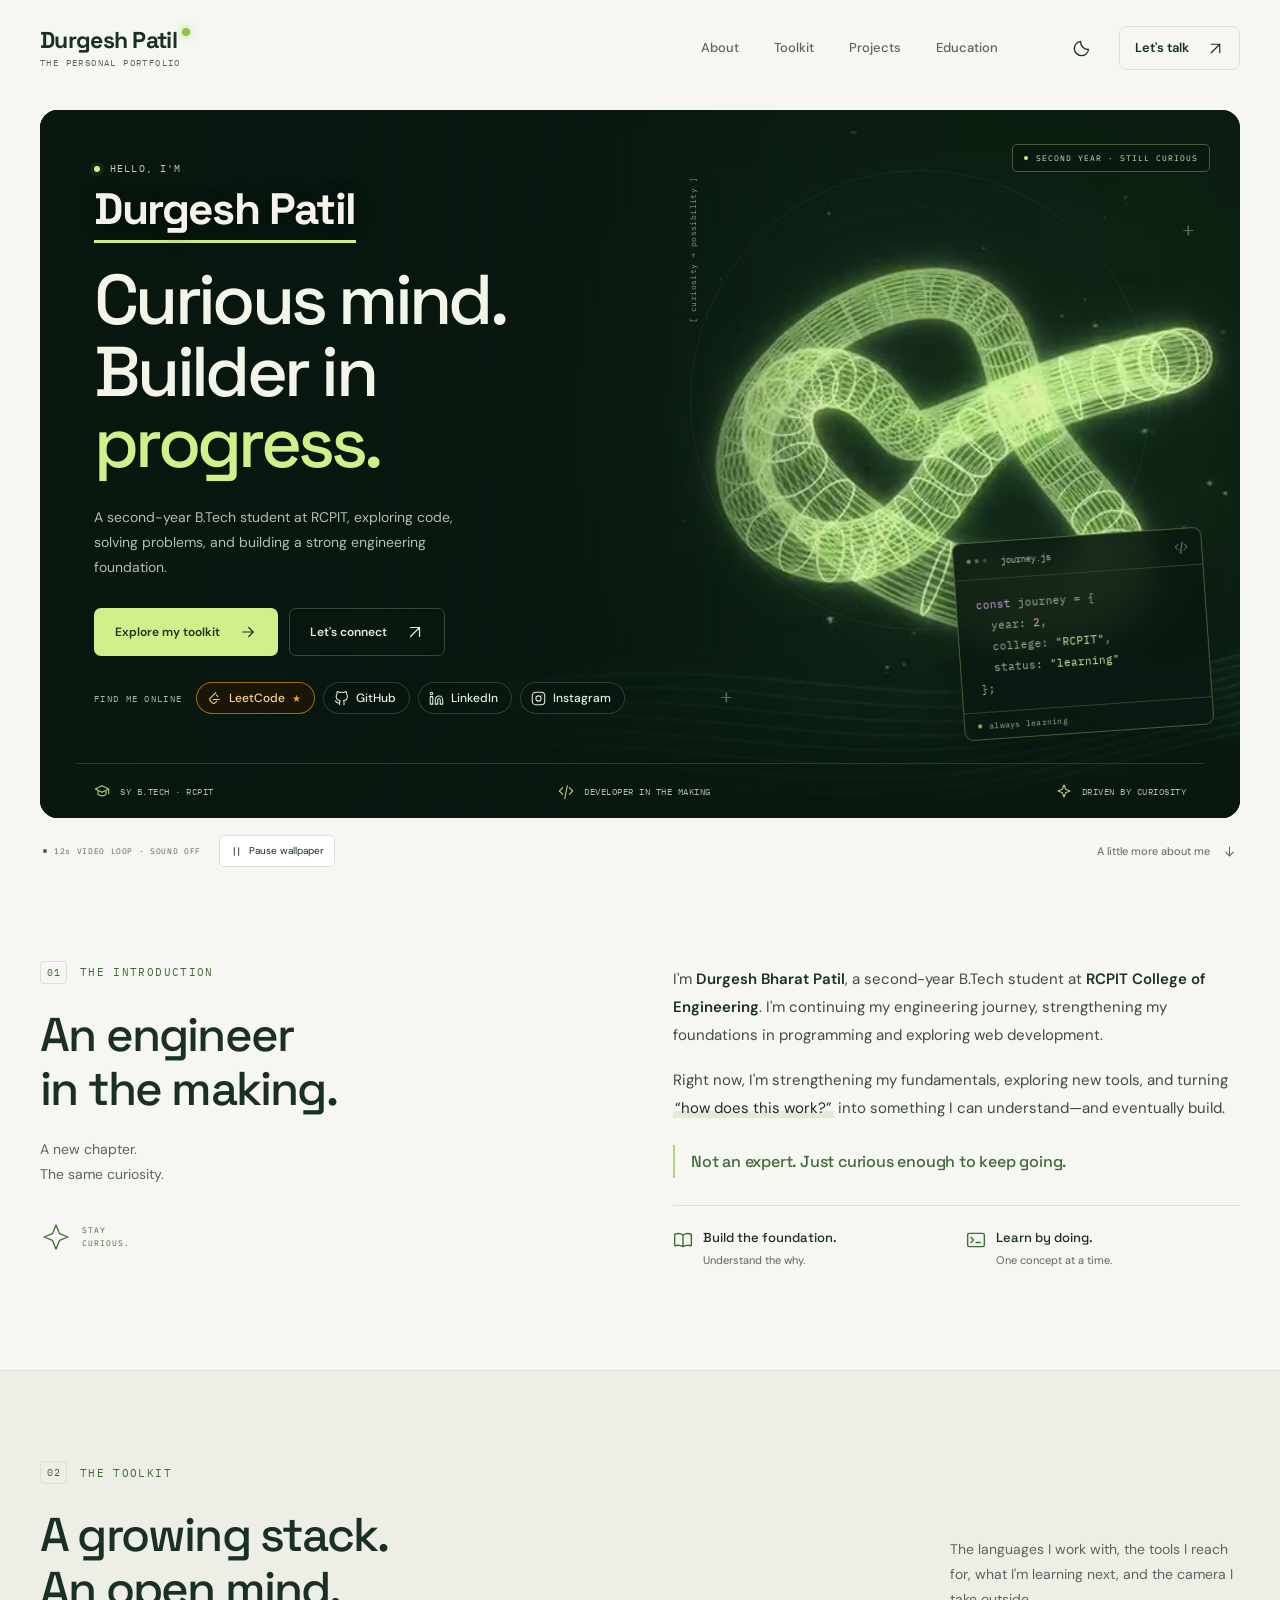
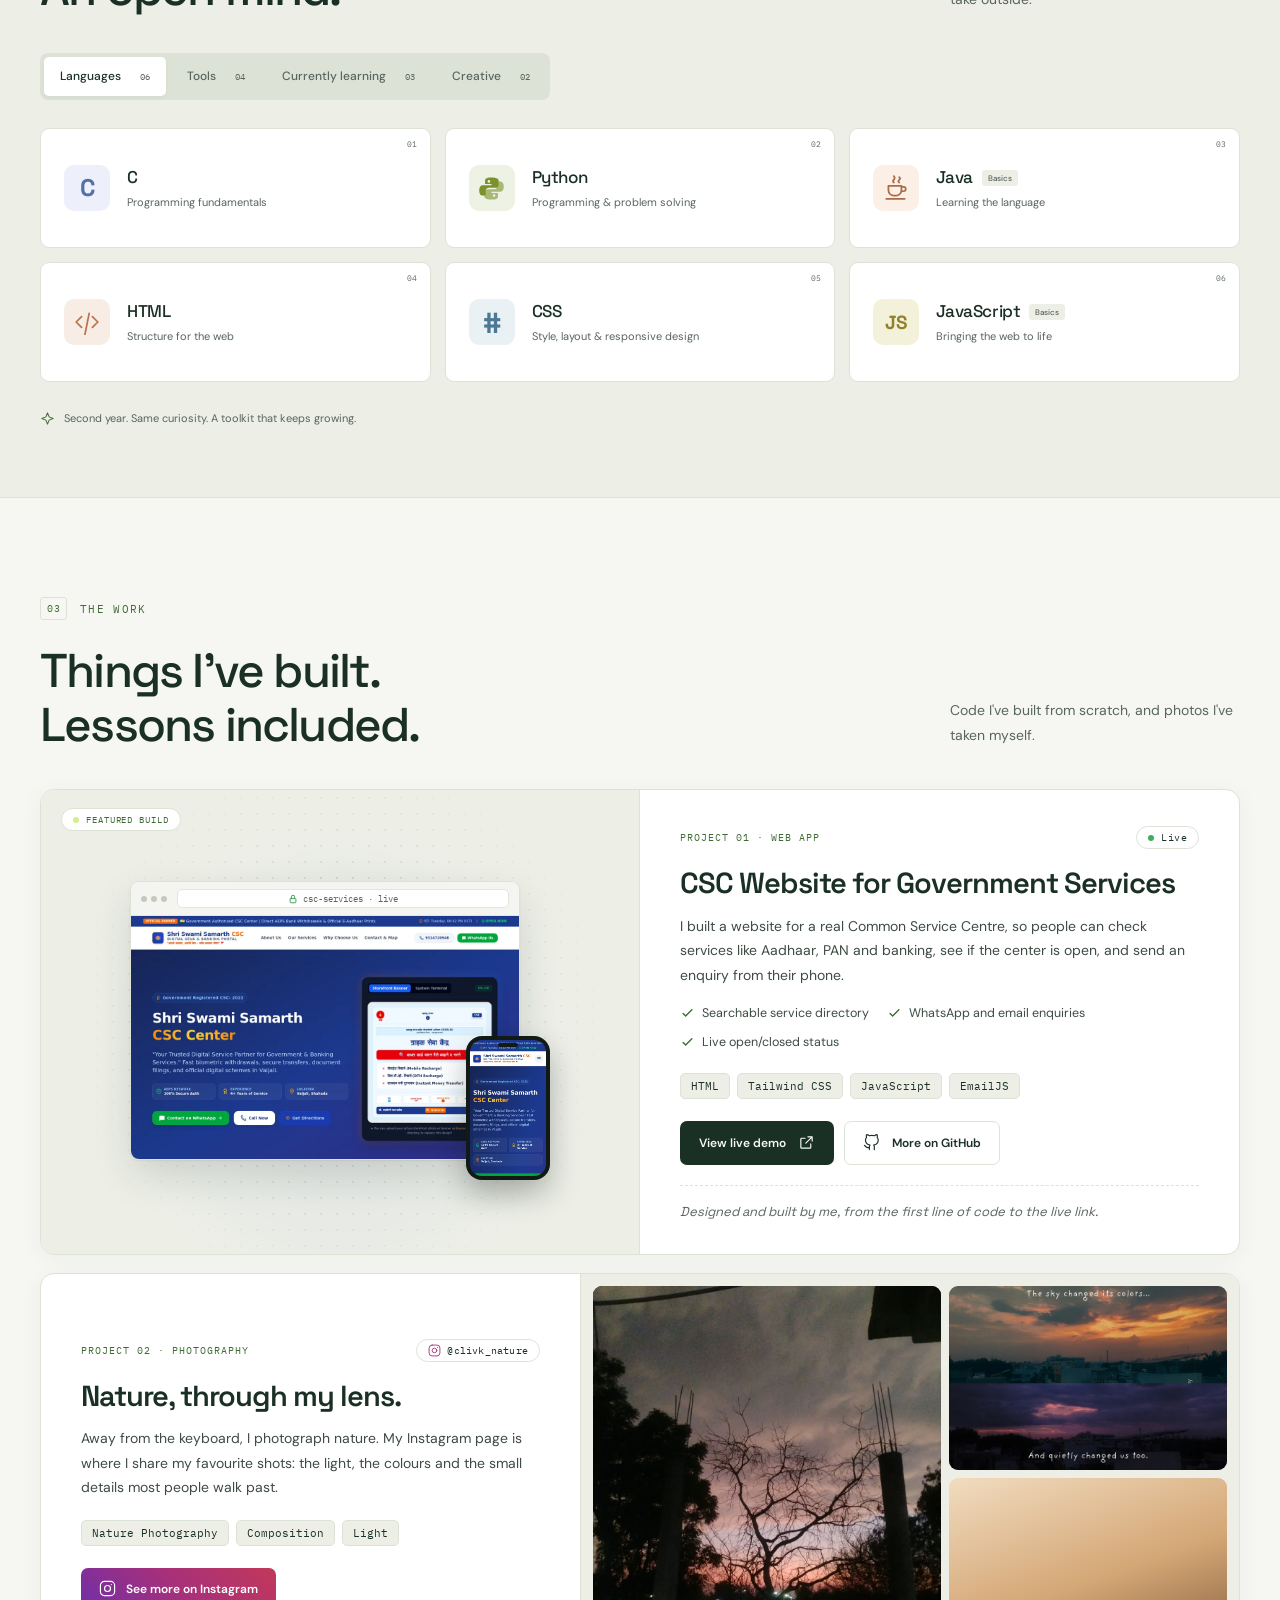
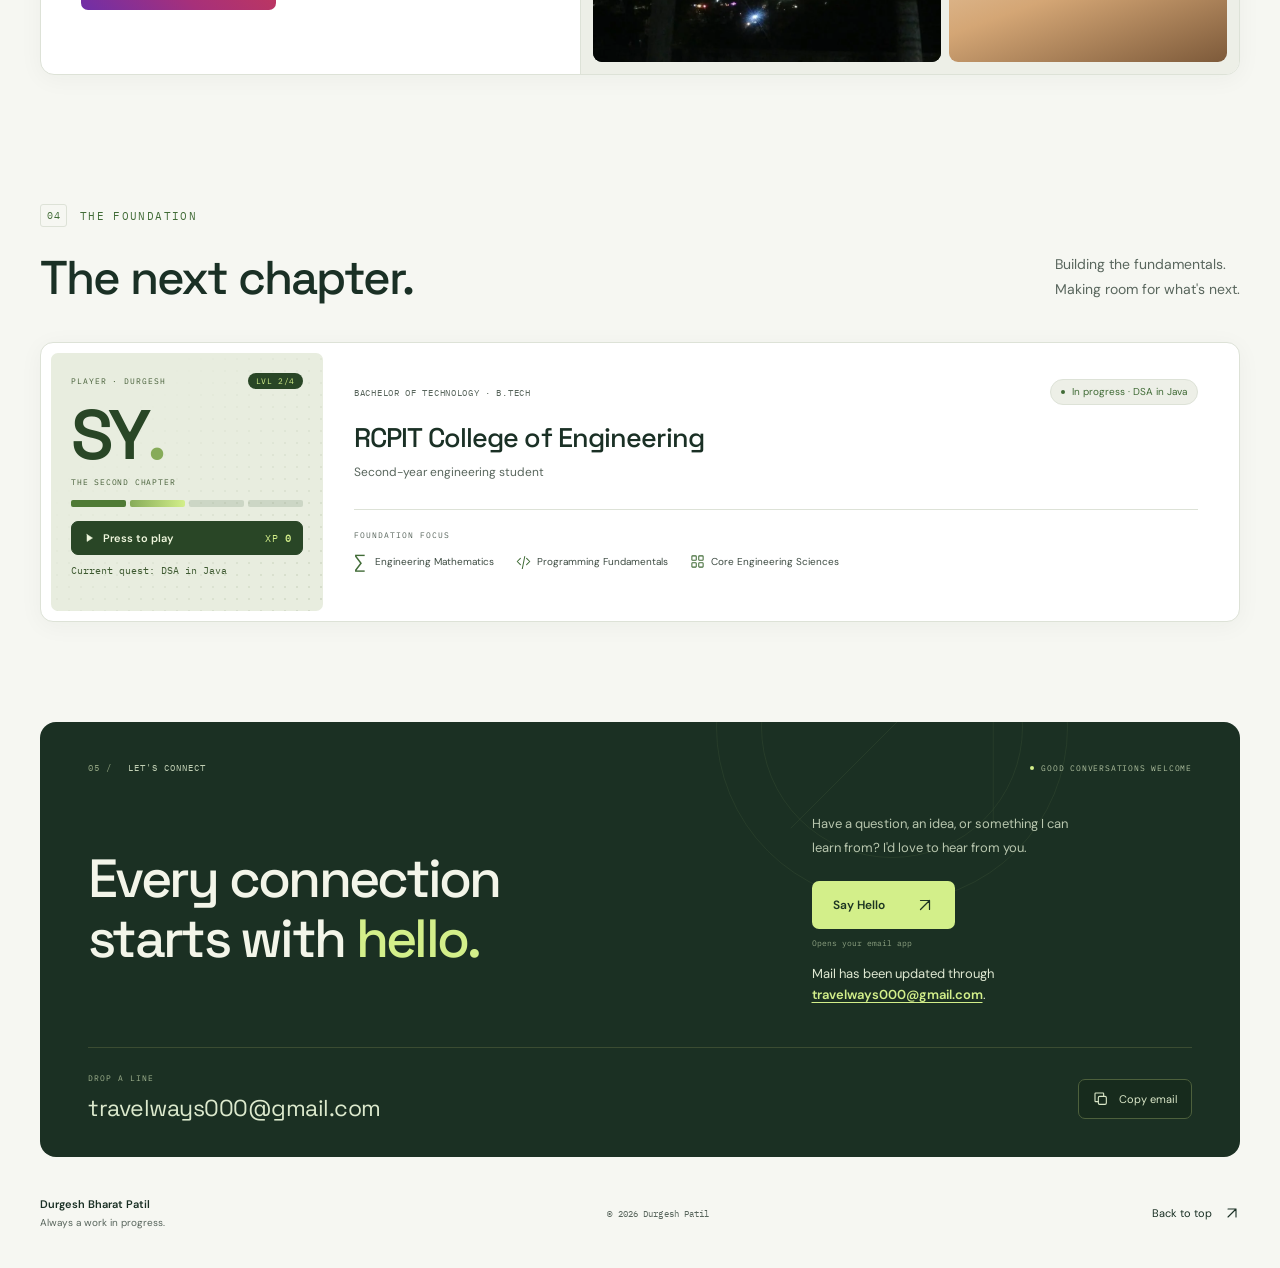
<file: index.html>
<!DOCTYPE html>
<html lang="en" data-theme="light">
<head>
  <meta charset="utf-8">
  <meta name="viewport" content="width=device-width, initial-scale=1">
  <meta name="theme-color" content="#f6f7f2">
  <meta name="description" content="Meet Durgesh Bharat Patil, a second-year B.Tech student at RCPIT College of Engineering. Explore my programming skills, education, and learning journey.">
  <meta name="color-scheme" content="light dark">
  <title>Durgesh Patil — Second-Year B.Tech at RCPIT</title>
  <link rel="icon" href="assets/favicon.svg" type="image/svg+xml">
  <link rel="preload" href="assets/space-grotesk-bold.woff2" as="font" type="font/woff2" crossorigin>
  <link rel="preload" href="assets/dm-sans-regular.woff2" as="font" type="font/woff2" crossorigin>
  <link rel="stylesheet" href="styles.css">
  <script type="application/ld+json">{"@context":"https://schema.org","@type":"Person","name":"Durgesh Bharat Patil","email":"mailto:travelways000@gmail.com","description":"Second-year B.Tech student at RCPIT College of Engineering","affiliation":{"@type":"EducationalOrganization","name":"RCPIT College of Engineering"},"sameAs":["https://leetcode.com/u/ySR9y90r94/","https://github.com/dp137297-ctrl","https://www.linkedin.com/in/durgesh-patil-2aba14336/","https://www.instagram.com/durgeshhh002","https://www.instagram.com/clivk_nature"],"knowsAbout":["C","Python","HTML","CSS","Java basics","JavaScript basics","Git","Web Development"]}</script>
</head>
<body>
  <a class="skip-link" href="#main">Skip to content</a>
  <svg class="icon-definitions" xmlns="http://www.w3.org/2000/svg" aria-hidden="true">
    <defs>
      <symbol id="i-arrow" viewBox="0 0 24 24"><path d="M5 12h14m-6-6 6 6-6 6"/></symbol>
      <symbol id="i-up-right" viewBox="0 0 24 24"><path d="M6 18 18 6M6 6h12v12"/></symbol>
      <symbol id="i-code" viewBox="0 0 24 24"><path d="m7 7-5 5 5 5m10-10 5 5-5 5m-3-13-4 20"/></symbol>
      <symbol id="i-spark" viewBox="0 0 24 24"><path d="m12 3 2.6 6.4L21 12l-6.4 2.6L12 21l-2.6-6.4L3 12l6.4-2.6L12 3Z"/></symbol>
      <symbol id="i-book" viewBox="0 0 24 24"><path d="M12 6C9 4 5 4 2 5v14c3-1 7-1 10 1 3-2 7-2 10-1V5c-3-1-7-1-10 1Zm0 0v14"/></symbol>
      <symbol id="i-grid" viewBox="0 0 24 24"><rect x="3" y="3" width="7" height="7" rx="1"/><rect x="14" y="3" width="7" height="7" rx="1"/><rect x="3" y="14" width="7" height="7" rx="1"/><rect x="14" y="14" width="7" height="7" rx="1"/></symbol>
      <symbol id="i-copy" viewBox="0 0 24 24"><rect x="8" y="8" width="12" height="12" rx="2"/><path d="M16 8V4a1 1 0 0 0-1-1H4a1 1 0 0 0-1 1v11a1 1 0 0 0 1 1h4"/></symbol>
      <symbol id="i-check" viewBox="0 0 24 24"><path d="m5 12 4 4L19 6"/></symbol>
      <symbol id="i-mail" viewBox="0 0 24 24"><rect x="3" y="5" width="18" height="14" rx="2"/><path d="m3 7 9 6 9-6"/></symbol>
      <symbol id="i-play" viewBox="0 0 24 24"><path d="m8 5 11 7-11 7V5Z"/></symbol>
      <symbol id="i-pause" viewBox="0 0 24 24"><path d="M8 5v14M16 5v14"/></symbol>
      <symbol id="i-moon" viewBox="0 0 24 24"><path d="M20.9 13A9 9 0 0 1 11 3.1 9 9 0 1 0 20.9 13Z"/></symbol>
      <symbol id="i-sun" viewBox="0 0 24 24"><circle cx="12" cy="12" r="4"/><path d="M12 2v2m0 16v2M2 12h2m16 0h2M4.9 4.9l1.4 1.4m11.4 11.4 1.4 1.4m0-14.2-1.4 1.4M6.3 17.7l-1.4 1.4"/></symbol>
      <symbol id="i-menu" viewBox="0 0 24 24"><path d="M4 7h16M4 12h16M4 17h16"/></symbol>
      <symbol id="i-close" viewBox="0 0 24 24"><path d="m6 6 12 12M6 18 18 6"/></symbol>
      <symbol id="i-cap" viewBox="0 0 24 24"><path d="m2 9 10-5 10 5-10 5-10-5Zm4 2v6c3 3 9 3 12 0v-6m4-2v7"/></symbol>
      <symbol id="i-git" viewBox="0 0 24 24"><circle cx="6" cy="5" r="2"/><circle cx="6" cy="19" r="2"/><circle cx="18" cy="6" r="2"/><path d="M6 7v10m12-9v1a6 6 0 0 1-6 6H6"/></symbol>
      <symbol id="i-terminal" viewBox="0 0 24 24"><rect x="2" y="4" width="20" height="16" rx="2"/><path d="m6 9 3 3-3 3m6 0h5"/></symbol>
      <symbol id="i-braces" viewBox="0 0 24 24"><path d="M8 3H6a2 2 0 0 0-2 2v4a3 3 0 0 1-2 3 3 3 0 0 1 2 3v4a2 2 0 0 0 2 2h2m8-18h2a2 2 0 0 1 2 2v4a3 3 0 0 0 2 3 3 3 0 0 0-2 3v4a2 2 0 0 1-2 2h-2"/></symbol>
      <symbol id="i-github" viewBox="0 0 24 24"><path d="M9 19c-5 1.5-5-2.5-7-3m14 6v-3.87a3.37 3.37 0 0 0-.94-2.61c3.14-.35 6.44-1.54 6.44-7A5.44 5.44 0 0 0 20 4.77 5.07 5.07 0 0 0 19.91 1S18.73.65 16 2.48a13.38 13.38 0 0 0-7 0C6.27.65 5.09 1 5.09 1A5.07 5.07 0 0 0 5 4.77a5.44 5.44 0 0 0-1.5 3.78c0 5.42 3.3 6.61 6.44 7A3.37 3.37 0 0 0 9 18.13V22"/></symbol>
      <symbol id="i-linkedin" viewBox="0 0 24 24"><path d="M16 8a6 6 0 0 1 6 6v7h-4v-7a2 2 0 0 0-4 0v7h-4v-7a6 6 0 0 1 6-6Z"/><rect x="2" y="9" width="4" height="12"/><circle cx="4" cy="4" r="2"/></symbol>
      <symbol id="i-instagram" viewBox="0 0 24 24"><rect x="2" y="2" width="20" height="20" rx="5.5"/><circle cx="12" cy="12" r="4.2"/><path d="M17.5 6.5h.01"/></symbol>
      <symbol id="i-leetcode" viewBox="0 0 24 24"><path d="M14 2.5 5.6 10.9a3.7 3.7 0 0 0 0 5.2l2.6 2.6a3.7 3.7 0 0 0 5.2 0l2.4-2.4M17.2 8.6l-2.6-2.6M10 13.5h9.5"/></symbol>
      <symbol id="i-external" viewBox="0 0 24 24"><path d="M14 4h6v6m0-6-9 9M18 14v5a1 1 0 0 1-1 1H5a1 1 0 0 1-1-1V7a1 1 0 0 1 1-1h5"/></symbol>
      <symbol id="i-lock" viewBox="0 0 24 24"><rect x="5" y="11" width="14" height="10" rx="2"/><path d="M8 11V7a4 4 0 0 1 8 0v4"/></symbol>
      <symbol id="i-camera" viewBox="0 0 24 24"><path d="M3 8a2 2 0 0 1 2-2h2.2l1.6-2.2h6.4L16.8 6H19a2 2 0 0 1 2 2v10a2 2 0 0 1-2 2H5a2 2 0 0 1-2-2V8Z"/><circle cx="12" cy="13" r="3.8"/></symbol>
      <symbol id="i-aperture" viewBox="0 0 24 24"><circle cx="12" cy="12" r="9.5"/><path d="m14.3 2.8-4.6 8M21.2 9.7h-9.2M19 18.6l-4.6-8M9.7 21.2l4.6-8M2.8 14.3h9.2M5 5.4l4.6 8"/></symbol>
      <symbol id="i-expand" viewBox="0 0 24 24"><path d="M4 9V4h5M20 9V4h-5M4 15v5h5M20 15v5h-5"/></symbol>
      <symbol id="i-layers" viewBox="0 0 24 24"><path d="m12 3 10 6-10 6L2 9l10-6ZM2 13l10 6 10-6M2 17l10 6 10-6"/></symbol>
    </defs>
  </svg>

  <header class="site-header" id="site-header">
    <div class="shell header-inner">
      <a class="brand" href="#home" aria-label="Durgesh Patil, home">
        <span class="brand-name"><span class="brand-glow" data-text="Durgesh Patil">Durgesh Patil</span><span class="brand-bulb" aria-hidden="true"></span><span class="brand-caption">THE PERSONAL PORTFOLIO</span></span>
      </a>
      <nav class="desktop-nav" aria-label="Main navigation">
        <a href="#about" data-nav="about">About</a>
        <a href="#skills" data-nav="skills">Toolkit</a>
        <a href="#projects" data-nav="projects">Projects</a>
        <a href="#education" data-nav="education">Education</a>
      </nav>
      <div class="header-actions">
        <button class="icon-button theme-toggle" type="button" aria-label="Switch to dark theme" title="Switch theme">
          <svg class="icon moon-icon" aria-hidden="true"><use href="#i-moon"/></svg>
          <svg class="icon sun-icon" aria-hidden="true"><use href="#i-sun"/></svg>
        </button>
        <a class="header-contact" href="#contact">Let's talk <svg class="icon" aria-hidden="true"><use href="#i-up-right"/></svg></a>
        <button class="icon-button menu-toggle" type="button" aria-label="Open navigation menu" aria-expanded="false" aria-controls="mobile-nav">
          <svg class="icon menu-icon" aria-hidden="true"><use href="#i-menu"/></svg>
          <svg class="icon close-icon" aria-hidden="true"><use href="#i-close"/></svg>
        </button>
      </div>
    </div>
    <nav class="mobile-nav" id="mobile-nav" aria-label="Mobile navigation" hidden>
      <a href="#about">About me <span>01</span></a>
      <a href="#skills">My toolkit <span>02</span></a>
      <a href="#projects">Projects <span>03</span></a>
      <a href="#education">Education <span>04</span></a>
      <a href="#contact">Let's connect <svg class="icon" aria-hidden="true"><use href="#i-up-right"/></svg></a>
    </nav>
    <div class="reading-progress" aria-hidden="true"></div>
  </header>

  <main id="main">
    <section class="shell hero-section" id="home" aria-labelledby="hero-title">
      <div class="hero-panel">
        <div class="video-wallpaper" aria-hidden="true">
          <video id="hero-wallpaper" class="wallpaper-video" muted loop playsinline preload="none" poster="assets/topology-poster.webp" tabindex="-1" disablepictureinpicture disableremoteplayback>
            <source data-src="assets/topology-wallpaper.webm" type="video/webm">
            <source data-src="assets/topology-wallpaper.mp4" type="video/mp4">
          </video>
        </div>
        <div class="wallpaper-shade" aria-hidden="true"></div>
        <div class="hero-main">
          <div class="hero-content">
            <p class="eyebrow hero-eyebrow"><span class="status-dot"></span> HELLO, I'M</p>
            <p class="hero-name">Durgesh Patil</p>
            <h1 id="hero-title">Curious mind.<br>Builder in<br><span class="accent-word">progress<span class="heading-period">.</span></span></h1>
            <p class="hero-description">A second-year B.Tech student at RCPIT, exploring code, solving problems, and building a strong engineering foundation.</p>
            <div class="hero-actions">
              <a class="button button-lime" href="#skills">Explore my toolkit <svg class="icon" aria-hidden="true"><use href="#i-arrow"/></svg></a>
              <a class="button button-outline" href="#contact">Let's connect <svg class="icon" aria-hidden="true"><use href="#i-up-right"/></svg></a>
            </div>
            <div class="hero-social">
              <span class="hero-social-label" id="hero-social-label">FIND ME ONLINE</span>
              <ul aria-labelledby="hero-social-label">
                <li><a class="hs-link hs-leetcode" href="https://leetcode.com/u/ySR9y90r94/" target="_blank" rel="noopener noreferrer"><svg class="icon" aria-hidden="true"><use href="#i-leetcode"/></svg><span>LeetCode</span><b aria-hidden="true">★</b><span class="visually-hidden"> (opens in a new tab)</span></a></li>
                <li><a class="hs-link hs-github" href="https://github.com/dp137297-ctrl" target="_blank" rel="noopener noreferrer"><svg class="icon" aria-hidden="true"><use href="#i-github"/></svg><span>GitHub</span><span class="visually-hidden"> (opens in a new tab)</span></a></li>
                <li><a class="hs-link hs-linkedin" href="https://www.linkedin.com/in/durgesh-patil-2aba14336/" target="_blank" rel="noopener noreferrer"><svg class="icon" aria-hidden="true"><use href="#i-linkedin"/></svg><span>LinkedIn</span><span class="visually-hidden"> (opens in a new tab)</span></a></li>
                <li><a class="hs-link hs-instagram" href="https://www.instagram.com/durgeshhh002" target="_blank" rel="noopener noreferrer"><svg class="icon" aria-hidden="true"><use href="#i-instagram"/></svg><span>Instagram</span><span class="visually-hidden"> (opens in a new tab)</span></a></li>
              </ul>
            </div>
          </div>
          <div class="hero-art" aria-hidden="true">
            <div class="art-grid"></div>
            <div class="art-orbit"></div>
            <div class="art-label"><span class="status-dot"></span> SECOND YEAR · STILL CURIOUS</div>
            <span class="coordinate coordinate-top">[ curiosity → possibility ]</span>
            <div class="code-note">
              <div class="code-note-top"><span class="mini-dots"><i></i><i></i><i></i></span><span>journey.js</span><svg class="icon" aria-hidden="true"><use href="#i-code"/></svg></div>
              <div class="code-note-body"><span class="syntax-purple">const</span> journey = {<br>&nbsp;&nbsp;year: <span class="syntax-peach">2</span>,<br>&nbsp;&nbsp;college: <span class="syntax-lime">"RCPIT"</span>,<br>&nbsp;&nbsp;status: <span class="syntax-lime">"learning"</span><br>};</div>
              <div class="code-note-footer"><span class="status-dot"></span> always learning</div>
            </div>
            <span class="art-cross cross-one">+</span><span class="art-cross cross-two">+</span>
          </div>
        </div>
        <div class="hero-bottom">
          <span><svg class="icon" aria-hidden="true"><use href="#i-cap"/></svg> SY B.TECH · RCPIT</span>
          <span><svg class="icon" aria-hidden="true"><use href="#i-code"/></svg> DEVELOPER IN THE MAKING</span>
          <span><svg class="icon" aria-hidden="true"><use href="#i-spark"/></svg> DRIVEN BY CURIOSITY</span>
        </div>
      </div>
      <div class="hero-under">
        <div class="wallpaper-meta"><span class="wallpaper-status"><span class="status-dot"></span> 12s VIDEO LOOP · SOUND OFF</span><button type="button" id="wallpaper-toggle" class="wallpaper-toggle" aria-controls="hero-wallpaper" aria-label="Play video wallpaper" data-state="paused" hidden><svg class="icon wallpaper-pause-icon" aria-hidden="true"><use href="#i-pause"/></svg><svg class="icon wallpaper-play-icon" aria-hidden="true"><use href="#i-play"/></svg><span>Play wallpaper</span></button></div>
        <a href="#about">A little more about me <svg class="icon" aria-hidden="true"><use href="#i-arrow"/></svg></a>
      </div>
    </section>

    <section class="shell about-section section-space" id="about" aria-labelledby="about-title">
      <div class="about-heading reveal">
        <p class="section-label"><span>01</span> THE INTRODUCTION</p>
        <h2 id="about-title">An engineer<br>in the making.</h2>
        <p class="heading-note">A new chapter.<br>The same curiosity.</p>
        <div class="about-seal" aria-hidden="true"><svg class="icon"><use href="#i-spark"/></svg><span>STAY<br>CURIOUS.</span></div>
      </div>
      <div class="about-body reveal">
        <div class="story-panel" id="story-panel">
          <p>I'm <strong>Durgesh Bharat Patil</strong>, a second-year B.Tech student at <strong>RCPIT College of Engineering</strong>. I'm continuing my engineering journey, strengthening my foundations in programming and exploring web development.</p>
          <p>Right now, I'm strengthening my fundamentals, exploring new tools, and turning <span class="inline-highlight">“how does this work?”</span> into something I can understand—and eventually build.</p>
          <blockquote>Not an expert. Just curious enough to keep going.</blockquote>
        </div>
        <div class="about-principles">
          <div><svg class="icon" aria-hidden="true"><use href="#i-book"/></svg><span>Build the foundation.<small>Understand the why.</small></span></div>
          <div><svg class="icon" aria-hidden="true"><use href="#i-terminal"/></svg><span>Learn by doing.<small>One concept at a time.</small></span></div>
        </div>
      </div>
    </section>

    <section class="toolkit-section section-space" id="skills" aria-labelledby="skills-title">
      <div class="shell">
        <div class="section-heading reveal">
          <div><p class="section-label"><span>02</span> THE TOOLKIT</p><h2 id="skills-title">A growing stack.<br>An open mind.</h2></div>
          <p class="section-intro">The languages I work with, the tools I reach for, what I'm learning next, and the camera I take outside.</p>
        </div>
        <div class="toolkit-tabs reveal" role="tablist" aria-label="Skill categories">
          <button type="button" class="toolkit-tab active" role="tab" id="languages-tab" aria-selected="true" aria-controls="languages-panel" data-toolkit="languages-panel">Languages <span>06</span></button>
          <button type="button" class="toolkit-tab" role="tab" id="tools-tab" aria-selected="false" aria-controls="tools-panel" data-toolkit="tools-panel" tabindex="-1">Tools <span>04</span></button>
          <button type="button" class="toolkit-tab" role="tab" id="learning-tab" aria-selected="false" aria-controls="learning-panel" data-toolkit="learning-panel" tabindex="-1">Currently learning <span>03</span></button>
          <button type="button" class="toolkit-tab" role="tab" id="creative-tab" aria-selected="false" aria-controls="creative-panel" data-toolkit="creative-panel" tabindex="-1">Creative <span>02</span></button>
        </div>
        <div class="toolkit-panels reveal">
          <div class="skill-grid" id="languages-panel" role="tabpanel" aria-labelledby="languages-tab" tabindex="0">
            <article class="skill-card"><span class="tech-icon c-icon" aria-hidden="true">C</span><div><h3>C</h3><p>Programming fundamentals</p></div><span class="skill-number" aria-hidden="true">01</span></article>
            <article class="skill-card"><span class="tech-icon python-icon" aria-hidden="true"><svg viewBox="0 0 48 48"><path fill="currentColor" d="M23 7c-9 0-9 4-9 4v6h10v2H10s-5 0-5 8 5 8 5 8h5v-7s0-5 5-5h10s5 0 5-5v-7s0-4-12-4Zm-3 4a2 2 0 1 1 0 4 2 2 0 0 1 0-4Z"/><path fill="currentColor" opacity=".6" d="M25 41c9 0 9-4 9-4v-6H24v-2h14s5 0 5-8-5-8-5-8h-5v7s0 5-5 5H18s-5 0-5 5v7s0 4 12 4Zm3-4a2 2 0 1 1 0-4 2 2 0 0 1 0 4Z"/></svg></span><div><h3>Python</h3><p>Programming &amp; problem solving</p></div><span class="skill-number" aria-hidden="true">02</span></article>
            <article class="skill-card"><span class="tech-icon java-icon" aria-hidden="true"><svg class="icon" viewBox="0 0 24 24"><path d="M5 10h12v4a5 5 0 0 1-5 5h-2a5 5 0 0 1-5-5v-4Zm12 1h2a2 2 0 1 1 0 4h-2M3 22h17M10 7c-3-2 3-3 0-6m5 6c-3-2 3-3 0-5"/></svg></span><div><h3>Java <span class="level-label">Basics</span></h3><p>Learning the language</p></div><span class="skill-number" aria-hidden="true">03</span></article>
            <article class="skill-card"><span class="tech-icon html-icon" aria-hidden="true"><svg class="icon"><use href="#i-code"/></svg></span><div><h3>HTML</h3><p>Structure for the web</p></div><span class="skill-number" aria-hidden="true">04</span></article>
            <article class="skill-card"><span class="tech-icon css-icon" aria-hidden="true">#</span><div><h3>CSS</h3><p>Style, layout &amp; responsive design</p></div><span class="skill-number" aria-hidden="true">05</span></article>
            <article class="skill-card"><span class="tech-icon js-icon" aria-hidden="true">JS</span><div><h3>JavaScript <span class="level-label">Basics</span></h3><p>Bringing the web to life</p></div><span class="skill-number" aria-hidden="true">06</span></article>
          </div>
          <div class="skill-grid tools-grid" id="tools-panel" role="tabpanel" aria-labelledby="tools-tab" tabindex="0" hidden>
            <article class="skill-card"><span class="tech-icon vscode-icon" aria-hidden="true"><svg class="icon"><use href="#i-terminal"/></svg></span><div><h3>VS Code</h3><p>My coding workspace</p></div><span class="skill-number" aria-hidden="true">01</span></article>
            <article class="skill-card"><span class="tech-icon git-icon" aria-hidden="true"><svg class="icon"><use href="#i-git"/></svg></span><div><h3>Git &amp; GitHub</h3><p>Version control &amp; collaboration</p></div><span class="skill-number" aria-hidden="true">02</span></article>
            <article class="skill-card"><span class="tech-icon office-icon" aria-hidden="true"><svg class="icon"><use href="#i-grid"/></svg></span><div><h3>MS Office</h3><p>Documents, sheets &amp; presentations</p></div><span class="skill-number" aria-hidden="true">03</span></article>
            <article class="skill-card"><span class="tech-icon canva-icon" aria-hidden="true">Ca</span><div><h3>Canva</h3><p>Visual communication &amp; design</p></div><span class="skill-number" aria-hidden="true">04</span></article>
          </div>
          <div class="skill-grid learning-grid" id="learning-panel" role="tabpanel" aria-labelledby="learning-tab" tabindex="0" hidden>
            <article class="learning-card"><span class="learning-card-top"><svg class="icon" aria-hidden="true"><use href="#i-layers"/></svg><span class="learning-badge"><span class="status-dot"></span> IN PROGRESS</span></span><h3>Data Structures<br>&amp; Algorithms</h3><p>Learning DSA in Java, and practising problem by problem on LeetCode.</p></article>
            <article class="learning-card"><span class="learning-card-top"><svg class="icon" aria-hidden="true"><use href="#i-code"/></svg><span class="learning-badge"><span class="status-dot"></span> EXPLORING</span></span><h3>Web<br>Development</h3><p>Connecting structure, style, and interaction to create for the web.</p></article>
            <article class="learning-card"><span class="learning-card-top"><svg class="icon" aria-hidden="true"><use href="#i-spark"/></svg><span class="learning-badge"><span class="status-dot"></span> EXPLORING</span></span><h3>Problem<br>Solving</h3><p>Breaking big questions into smaller, more manageable steps.</p></article>
          </div>
          <div class="skill-grid tools-grid creative-grid" id="creative-panel" role="tabpanel" aria-labelledby="creative-tab" tabindex="0" hidden>
            <article class="skill-card"><span class="tech-icon photo-icon" aria-hidden="true"><svg class="icon"><use href="#i-camera"/></svg></span><div><h3>Nature Photography</h3><p>Capturing nature through my lens</p></div><span class="skill-number" aria-hidden="true">01</span></article>
            <article class="skill-card"><span class="tech-icon photo-icon" aria-hidden="true"><svg class="icon"><use href="#i-aperture"/></svg></span><div><h3>Composition &amp; Light</h3><p>Finding the frame, waiting for the light</p></div><span class="skill-number" aria-hidden="true">02</span></article>
            <a class="creative-link" href="https://www.instagram.com/clivk_nature" target="_blank" rel="noopener noreferrer"><svg class="icon" aria-hidden="true"><use href="#i-instagram"/></svg> See my photography on Instagram: <strong>@clivk_nature</strong> <svg class="icon" aria-hidden="true"><use href="#i-up-right"/></svg><span class="visually-hidden"> (opens in a new tab)</span></a>
          </div>
        </div>
        <p class="toolkit-note"><svg class="icon" aria-hidden="true"><use href="#i-spark"/></svg> Second year. Same curiosity. A toolkit that keeps growing.</p>
      </div>
    </section>

    <section class="shell projects-section section-space" id="projects" aria-labelledby="projects-title">
      <div class="section-heading reveal">
        <div><p class="section-label"><span>03</span> THE WORK</p><h2 id="projects-title">Things I've built.<br>Lessons included.</h2></div>
        <p class="section-intro">Code I've built from scratch, and photos I've taken myself.</p>
      </div>
      <article class="project-card reveal" aria-labelledby="csc-title">
        <div class="project-media">
          <span class="media-tag" aria-hidden="true"><span class="status-dot"></span> Featured build</span>
          <div class="media-stage">
            <a class="browser-frame" href="https://untitled-141491804878.asia-southeast1.run.app/" target="_blank" rel="noopener noreferrer" aria-label="Open the CSC website live demo in a new tab">
              <span class="browser-bar" aria-hidden="true"><span class="mini-dots"><i></i><i></i><i></i></span><span class="browser-url"><svg class="icon" aria-hidden="true"><use href="#i-lock"/></svg>csc-services · live</span></span>
              <img src="assets/project-csc-desktop.webp" width="1100" height="688" loading="lazy" decoding="async" alt="Homepage of the CSC services website">
            </a>
            <span class="phone-frame" aria-hidden="true"><span class="phone-notch"></span><img src="assets/project-csc-mobile.webp" width="300" height="538" loading="lazy" decoding="async" alt=""></span>
          </div>
        </div>
        <div class="project-body">
          <div class="project-meta"><span>PROJECT 01 · WEB APP</span><span class="live-badge"><span class="status-dot"></span> Live</span></div>
          <h3 id="csc-title">CSC Website for Government Services</h3>
          <p class="project-story">I built a website for a real Common Service Centre, so people can check services like Aadhaar, PAN and banking, see if the center is open, and send an enquiry from their phone.</p>
          <ul class="project-features" aria-label="Key features">
            <li><svg class="icon" aria-hidden="true"><use href="#i-check"/></svg><span>Searchable service directory</span></li>
            <li><svg class="icon" aria-hidden="true"><use href="#i-check"/></svg><span>WhatsApp and email enquiries</span></li>
            <li><svg class="icon" aria-hidden="true"><use href="#i-check"/></svg><span>Live open/closed status</span></li>
          </ul>
          <div class="stack-row" aria-label="Tech stack"><span class="stack-chip">HTML</span><span class="stack-chip">Tailwind CSS</span><span class="stack-chip">JavaScript</span><span class="stack-chip">EmailJS</span></div>
          <div class="project-actions">
            <a class="button button-dark" href="https://untitled-141491804878.asia-southeast1.run.app/" target="_blank" rel="noopener noreferrer">View live demo <svg class="icon" aria-hidden="true"><use href="#i-external"/></svg><span class="visually-hidden"> (opens in a new tab)</span></a>
            <a class="button button-ghost" href="https://github.com/dp137297-ctrl" target="_blank" rel="noopener noreferrer"><svg class="icon" aria-hidden="true"><use href="#i-github"/></svg> More on GitHub<span class="visually-hidden"> (opens in a new tab)</span></a>
          </div>
          <p class="builder-note">Designed and built by me, from the first line of code to the live link.</p>
        </div>
      </article>
      <article class="photo-project reveal" aria-labelledby="photo-title">
        <div class="photo-info">
          <div class="project-meta"><span>PROJECT 02 · PHOTOGRAPHY</span><span class="ig-badge"><svg class="icon" aria-hidden="true"><use href="#i-instagram"/></svg> @clivk_nature</span></div>
          <h3 id="photo-title">Nature, through my lens.</h3>
          <p class="project-story">Away from the keyboard, I photograph nature. My Instagram page is where I share my favourite shots: the light, the colours and the small details most people walk past.</p>
          <div class="stack-row" aria-label="Skills"><span class="stack-chip">Nature Photography</span><span class="stack-chip">Composition</span><span class="stack-chip">Light</span></div>
          <a class="button button-ig" href="https://www.instagram.com/clivk_nature" target="_blank" rel="noopener noreferrer"><svg class="icon" aria-hidden="true"><use href="#i-instagram"/></svg> See more on Instagram<span class="visually-hidden"> (opens in a new tab)</span></a>
        </div>
        <div class="photo-gallery" aria-label="Photos from @clivk_nature">
          <a class="photo-tile tile-1" href="https://www.instagram.com/clivk_nature" target="_blank" rel="noopener noreferrer" data-photo="0" data-caption="Evening silhouette"><img src="assets/photo-1.webp" width="963" height="1168" loading="lazy" decoding="async" alt="Bare tree silhouetted against a pink and purple evening sky, framed by two concrete pillars"><span class="tile-cta" aria-hidden="true"><svg class="icon"><use href="#i-expand"/></svg> View photo</span><span class="visually-hidden"> (opens the photo viewer)</span></a>
          <a class="photo-tile tile-2" href="https://www.instagram.com/clivk_nature" target="_blank" rel="noopener noreferrer" data-photo="1" data-caption="The sky changed its colors… and quietly changed us too."><img src="assets/photo-2.webp" width="1400" height="1054" loading="lazy" decoding="async" alt="Two sunset photos over rooftops, an orange sky above and a purple sky below, with the captions “The sky changed its colors…” and “And quietly changed us too.”"><span class="tile-cta" aria-hidden="true"><svg class="icon"><use href="#i-expand"/></svg> View photo</span><span class="visually-hidden"> (opens the photo viewer)</span></a>
          <a class="photo-tile tile-3" href="https://www.instagram.com/clivk_nature" target="_blank" rel="noopener noreferrer" data-photo="2" data-caption="Every beautiful sky leaves a story in the heart."><img src="assets/photo-3.webp" width="1400" height="929" loading="lazy" decoding="async" alt="Dark tree silhouettes under a soft blue-grey cloudy sky at dusk, with the caption “Every beautiful sky leaves a story in the heart.”"><span class="tile-cta" aria-hidden="true"><svg class="icon"><use href="#i-expand"/></svg> View photo</span><span class="visually-hidden"> (opens the photo viewer)</span></a>
        </div>
      </article>
    </section>

    <section class="shell education-section section-space" id="education" aria-labelledby="education-title">
      <div class="section-heading reveal"><div><p class="section-label"><span>04</span> THE FOUNDATION</p><h2 id="education-title">The next chapter.</h2></div><p class="section-intro">Building the fundamentals.<br>Making room for what's next.</p></div>
      <div class="education-card reveal">
        <div class="education-year level-card" id="level-card">
          <div class="year-grid" aria-hidden="true"></div>
          <div class="level-top"><span>PLAYER · DURGESH</span><span class="level-pill">LVL 2/4</span></div>
          <span class="level-number" aria-hidden="true">SY<span class="year-period">.</span></span>
          <small class="level-sub">THE SECOND CHAPTER</small>
          <div class="level-track" role="img" aria-label="Level 2 of 4: second year of B.Tech in progress"><i class="done"></i><i class="now"></i><i></i><i></i></div>
          <button type="button" class="level-play" id="level-play" aria-describedby="level-quest"><svg class="icon" aria-hidden="true"><use href="#i-play"/></svg><span class="level-play-text">Press to play</span><span class="level-xp" aria-hidden="true">XP <b id="level-xp">0</b></span></button>
          <p class="level-quest" id="level-quest" aria-live="polite">Current quest: DSA in Java</p>
          <div class="level-particles" aria-hidden="true"></div>
        </div>
        <div class="education-content">
          <div class="education-top"><p class="degree-label">BACHELOR OF TECHNOLOGY · B.TECH</p><span class="progress-badge"><span class="status-dot"></span> In progress · DSA in Java</span></div>
          <h3>RCPIT College of Engineering</h3>
          <p class="education-detail">Second-year engineering student</p>
          <div class="education-focus"><span class="focus-label">FOUNDATION FOCUS</span><div class="focus-items"><span><span class="focus-symbol" aria-hidden="true">∑</span> Engineering Mathematics</span><span><svg class="icon" aria-hidden="true"><use href="#i-code"/></svg> Programming Fundamentals</span><span><svg class="icon" aria-hidden="true"><use href="#i-grid"/></svg> Core Engineering Sciences</span></div></div>
        </div>
      </div>
    </section>

    <section class="shell contact-section" id="contact" aria-labelledby="contact-title">
      <div class="contact-panel reveal">
        <div class="contact-top"><p class="eyebrow"><span class="section-index">05 /</span> LET'S CONNECT</p><span class="contact-small-note"><span class="status-dot"></span> GOOD CONVERSATIONS WELCOME</span></div>
        <div class="contact-main"><h2 id="contact-title">Every connection<br>starts with <span>hello.</span></h2><div class="contact-action"><p>Have a question, an idea, or something I can learn from? I'd love to hear from you.</p><a class="button button-lime" href="mailto:travelways000@gmail.com?subject=Hello%20Durgesh" aria-label="Say Hello by emailing travelways000@gmail.com">Say Hello <svg class="icon" aria-hidden="true"><use href="#i-up-right"/></svg></a><span class="mail-note">Opens your email app</span><p class="mail-update">Mail has been updated through <a href="mailto:travelways000@gmail.com">travelways000@gmail.com</a>.</p></div></div>
        <div class="email-row"><div><span class="email-label">DROP A LINE</span><a class="email-address" href="mailto:travelways000@gmail.com">travelways000@gmail.com</a></div><button class="copy-email" type="button" data-email="travelways000@gmail.com"><svg class="icon copy-icon" aria-hidden="true"><use href="#i-copy"/></svg><svg class="icon check-icon" aria-hidden="true"><use href="#i-check"/></svg><span>Copy email</span></button></div>
        <svg class="contact-decoration" viewBox="0 0 320 320" fill="none" aria-hidden="true"><circle cx="160" cy="160" r="156"/><circle cx="160" cy="160" r="116"/><path d="m70 250 180-180M70 70h180v180"/></svg>
      </div>
    </section>
  </main>

  <footer class="shell site-footer">
    <a class="footer-brand" href="#home" aria-label="Durgesh Patil, back to top"><span>Durgesh Bharat Patil<small>Always a work in progress.</small></span></a>
    <p>© <span id="year">2026</span> Durgesh Patil</p>
    <a class="back-to-top" href="#home">Back to top <svg class="icon" aria-hidden="true"><use href="#i-up-right"/></svg></a>
  </footer>
  <dialog class="photo-lightbox" id="photo-lightbox" aria-labelledby="lightbox-caption">
    <button class="lightbox-close" type="button" aria-label="Close photo"><svg class="icon" aria-hidden="true"><use href="#i-close"/></svg></button>
    <figure class="lightbox-figure"><img id="lightbox-img" src="assets/photo-1.webp" alt=""><figcaption><span id="lightbox-caption">Photo</span><span class="lightbox-count" id="lightbox-count">1 / 3</span></figcaption></figure>
    <div class="lightbox-bar">
      <button class="lightbox-nav" type="button" data-step="-1" aria-label="Previous photo"><svg class="icon" aria-hidden="true"><use href="#i-arrow"/></svg></button>
      <a class="button button-ig" href="https://www.instagram.com/clivk_nature" target="_blank" rel="noopener noreferrer"><svg class="icon" aria-hidden="true"><use href="#i-instagram"/></svg> More on @clivk_nature<span class="visually-hidden"> (opens in a new tab)</span></a>
      <button class="lightbox-nav" type="button" data-step="1" aria-label="Next photo"><svg class="icon" aria-hidden="true"><use href="#i-arrow"/></svg></button>
    </div>
  </dialog>
  <div class="toast" id="toast" role="status" aria-live="polite" aria-atomic="true"></div>
  <dialog class="copy-dialog" id="copy-dialog" aria-labelledby="copy-title"><button class="icon-button dialog-close" type="button" aria-label="Close email dialog"><svg class="icon" aria-hidden="true"><use href="#i-close"/></svg></button><h2 id="copy-title">Here's my email.</h2><p>Your browser couldn't copy automatically. Select the address below and copy it.</p><input type="text" id="manual-email" value="travelways000@gmail.com" readonly aria-label="Email address to copy"><button type="button" class="button dialog-done">Done <svg class="icon" aria-hidden="true"><use href="#i-check"/></svg></button></dialog>
  <noscript><style>.toolkit-tabs,.theme-toggle,.menu-toggle,.copy-email{display:none}.skill-grid[hidden]{display:grid!important;margin-top:18px}</style></noscript>
  <script src="script.js"></script>
</body>
</html>
</file>
<file: styles.css>
@font-face{font-family:Space Grotesk;src:url('assets/space-grotesk-regular.woff2') format('woff2');font-style:normal;font-weight:400;font-display:swap}
@font-face{font-family:Space Grotesk;src:url('assets/space-grotesk-medium.woff2') format('woff2');font-style:normal;font-weight:500;font-display:swap}
@font-face{font-family:Space Grotesk;src:url('assets/space-grotesk-semibold.woff2') format('woff2');font-style:normal;font-weight:600;font-display:swap}
@font-face{font-family:Space Grotesk;src:url('assets/space-grotesk-bold.woff2') format('woff2');font-style:normal;font-weight:700;font-display:swap}
@font-face{font-family:DM Sans;src:url('assets/dm-sans-regular.woff2') format('woff2');font-style:normal;font-weight:400;font-display:swap}
@font-face{font-family:DM Sans;src:url('assets/dm-sans-medium.woff2') format('woff2');font-style:normal;font-weight:500;font-display:swap}
@font-face{font-family:DM Sans;src:url('assets/dm-sans-semibold.woff2') format('woff2');font-style:normal;font-weight:600;font-display:swap}
@font-face{font-family:DM Sans;src:url('assets/dm-sans-bold.woff2') format('woff2');font-style:normal;font-weight:700;font-display:swap}
@font-face{font-family:IBM Plex Mono;src:url('assets/ibm-plex-mono.woff2') format('woff2');font-style:normal;font-weight:400;font-display:swap}

:root{--bg:#f6f7f2;--surface:#fff;--soft:#edefe7;--ink:#1a3025;--text:#3e4c43;--muted:#59665d;--line:#dde2d7;--green:#406b36;--lime:#d3ef8a;--forest:#0c1e16;--hero-text:#f3f5e9;--mono:'IBM Plex Mono',monospace;--heading:'Space Grotesk',sans-serif;--sans:'DM Sans',sans-serif;--header-bg:rgba(246,247,242,.96);--card-hover:#fafff3;--shadow:0 4px 24px rgba(34,55,32,.045)}
:root[data-theme="dark"]{color-scheme:dark;--bg:#0e1812;--surface:#15241b;--soft:#122018;--ink:#edf2e7;--text:#c1cdc1;--muted:#95a697;--line:#2c3a2f;--green:#b9db8a;--header-bg:rgba(14,24,18,.96);--card-hover:#1c3021;--shadow:0 4px 24px rgba(0,0,0,.12)}
*,*::before,*::after{box-sizing:border-box}
html{scroll-behavior:smooth;scroll-padding-top:110px}
body{margin:0;background:var(--bg);color:var(--text);font-family:var(--sans);font-size:15px;line-height:1.65;-webkit-font-smoothing:antialiased;text-rendering:optimizeLegibility}
button,input{font:inherit}
button,a,input{-webkit-tap-highlight-color:transparent}
a{color:inherit;text-decoration:none}
button{cursor:pointer}
button:disabled{cursor:default}
button, input{color:inherit}
button{border:0}
button:focus-visible,a:focus-visible,input:focus-visible,[tabindex="0"]:focus-visible{outline:3px solid var(--green);outline-offset:5px}
.hero-panel a:focus-visible,.contact-panel a:focus-visible,.contact-panel button:focus-visible{outline-color:var(--lime)}
::selection{background:#d3ef8a;color:#183222}
h1,h2,h3,p{margin:0}
h1,h2,h3{font-family:var(--heading);color:var(--ink)}
[hidden]{display:none!important}
.shell{width:min(1240px,calc(100% - 80px));margin-inline:auto}
.icon-definitions{position:absolute;width:0;height:0;overflow:hidden;pointer-events:none}
.icon{display:inline-block;flex-shrink:0;width:22px;height:22px;fill:none;stroke:currentColor;stroke-width:1.65;stroke-linecap:round;stroke-linejoin:round;vertical-align:middle}
.skip-link{position:fixed;top:8px;left:8px;z-index:1000;padding:12px 18px;background:var(--ink);color:var(--bg);border-radius:6px;transform:translateY(-180%)}
.skip-link:focus{transform:translateY(0)}
.section-space{padding-block:100px}
.section-label,.eyebrow{font-family:var(--mono);font-size:11px;font-weight:400;line-height:1.5;letter-spacing:1.35px}
.section-label{display:flex;align-items:center;gap:13px;color:var(--green);margin-bottom:24px}
.section-label>span{font-size:10px;padding:3px 6px;border:1px solid var(--line);border-radius:3px;letter-spacing:.5px}
h2{font-weight:500;font-size:clamp(34px,3.7vw,48px);line-height:1.13;letter-spacing:-1.8px}
.status-dot{display:inline-block;width:6px;height:6px;border-radius:50%;background:var(--lime);flex-shrink:0}

/* Navigation */
.site-header{position:sticky;top:0;z-index:80;background:var(--header-bg);backdrop-filter:blur(16px);-webkit-backdrop-filter:blur(16px);transition:box-shadow .2s}
.site-header.is-scrolled{box-shadow:0 1px 0 var(--line)}
.header-inner{height:96px;display:flex;align-items:center;justify-content:space-between;gap:28px}
.brand,.footer-brand{display:inline-flex;align-items:center;gap:13px}
.brand-mark{display:grid;place-content:center;position:relative;font-family:var(--heading);font-size:28px;font-weight:700;line-height:1;letter-spacing:-2px;width:47px;height:47px;color:var(--bg);background:var(--ink);border-radius:11px;padding-bottom:2px}
.brand-mark>span{display:inline;position:absolute;right:8px;bottom:13px;color:var(--lime);font-size:27px}
.brand-mark{padding-right:5px}
.brand-name{font-family:var(--heading);font-size:17px;color:var(--ink);font-weight:600;line-height:1.35;letter-spacing:-.5px}
.brand-caption{display:block;font-family:var(--mono);font-size:8px;color:var(--muted);font-weight:400;letter-spacing:.6px;margin-top:3px}
.desktop-nav{display:flex;align-items:center;gap:35px;margin-left:auto;margin-right:36px}
.desktop-nav a{position:relative;font-size:13px;font-weight:500;color:var(--muted);padding:10px 0;transition:color .2s}
.desktop-nav a::after{position:absolute;content:'';height:3px;width:3px;border-radius:50%;background:var(--green);bottom:2px;left:50%;opacity:0;transform:translateY(3px);transition:opacity .2s,transform .2s}
.desktop-nav a:hover,.desktop-nav a.active{color:var(--ink)}
.desktop-nav a.active::after{opacity:1;transform:translateY(0)}
.header-actions{display:flex;align-items:center;gap:19px}
.icon-button{display:grid;place-items:center;width:38px;height:38px;border-radius:8px;color:var(--ink);background:transparent;transition:background .2s}
.icon-button:hover{background:var(--soft)}
.theme-toggle .icon{width:19px;height:19px}
.sun-icon{display:none}
[data-theme="dark"] .sun-icon{display:block}
[data-theme="dark"] .moon-icon{display:none}
.header-contact{display:flex;align-items:center;justify-content:center;gap:18px;color:var(--ink);font-size:13px;font-weight:600;border:1px solid var(--line);border-radius:7px;padding:10px 15px;transition:border-color .2s,background .2s}
.header-contact .icon{width:17px;height:17px}
.header-contact:hover{border-color:var(--ink);background:var(--soft)}
.menu-toggle{display:none}
.close-icon{display:none}
.menu-toggle[aria-expanded="true"] .menu-icon{display:none}
.menu-toggle[aria-expanded="true"] .close-icon{display:block}
.mobile-nav{padding:10px 28px 24px;border-top:1px solid var(--line);background:var(--bg)}
.mobile-nav a{display:flex;align-items:center;justify-content:space-between;border-bottom:1px solid var(--line);padding:16px 0;font-family:var(--heading);font-size:17px;color:var(--ink)}
.mobile-nav a>span{color:var(--muted);font:10px var(--mono)}
.reading-progress{position:absolute;bottom:0;left:0;width:100%;height:2px;background:var(--green);transform:scaleX(0);transform-origin:left;opacity:.65}

/* The opening chapter */
.hero-section{padding-top:14px;scroll-margin-top:0}
.hero-panel{position:relative;overflow:hidden;border-radius:18px;background:var(--forest);color:var(--hero-text)}
.hero-main{display:grid;grid-template-columns:1.13fr 1fr;min-height:557px}
.hero-content{position:relative;z-index:2;padding:51px 0 49px 54px}
.hero-eyebrow{display:flex;align-items:center;gap:10px;color:#c4d2b4;font-size:10px;letter-spacing:1.15px;margin-bottom:24px}
.hero-eyebrow .status-dot{box-shadow:0 0 0 4px rgba(211,239,138,.07)}
h1{font-weight:500;font-size:clamp(58px,5.5vw,78px);line-height:1.015;letter-spacing:-3.7px;color:var(--hero-text);margin:0 0 25px}
.accent-word{color:var(--lime)}
.heading-period{color:var(--lime)}
.hero-description{font-size:14px;line-height:1.8;color:#b2c0b3;max-width:390px}
.hero-actions{display:flex;align-items:center;gap:11px;margin-top:28px}
.button{display:inline-flex;align-items:center;justify-content:center;gap:19px;padding:14px 20px;border-radius:7px;font-weight:600;font-size:12px;line-height:1.5;border:1px solid transparent;transition:background .2s,transform .2s,box-shadow .2s}
.button .icon{width:18px;height:18px}
.button:hover{transform:translateY(-2px)}
.button-lime{background:var(--lime);color:#1c3522}
.button-lime:hover{background:#dff8a5;box-shadow:0 5px 22px rgba(211,239,138,.12)}
.button-outline{border-color:#3a4a3c;color:#e4ebdd;background:transparent}
.button-outline:hover{border-color:#829579;background:rgba(211,239,138,.045)}
.hero-art{position:relative;min-width:0;overflow:hidden;isolation:isolate}
.art-grid{position:absolute;inset:30px 24px 24px 0;background-image:linear-gradient(rgba(167,192,142,.04) 1px,transparent 1px),linear-gradient(90deg,rgba(167,192,142,.04) 1px,transparent 1px);background-size:50px 50px;mask-image:radial-gradient(ellipse at center,black,transparent 72%)}
.art-orbit{position:absolute;top:60px;left:13px;width:460px;height:460px;border:1px solid rgba(196,215,162,.1);border-radius:50%}
.art-orbit::before{content:'';position:absolute;inset:36px;border:1px dashed rgba(196,215,162,.07);border-radius:50%}
.loop-sculpture{position:absolute;display:block;width:560px;height:560px;max-width:none;right:-32px;top:-6px;object-fit:contain;mask-image:radial-gradient(ellipse at center,#000 35%,rgba(0,0,0,.9) 50%,transparent 74%);animation:breathe 9s ease-in-out infinite}
@keyframes breathe{0%,100%{transform:translate(0,0) rotate(-2deg)}50%{transform:translate(-4px,-8px) rotate(1deg)}}
.art-label{position:absolute;top:34px;right:30px;z-index:2;display:flex;align-items:center;gap:8px;background:rgba(19,36,26,.75);border:1px solid #3b4d36;padding:8px 11px;border-radius:5px;font:8px var(--mono);letter-spacing:1px;color:#d4dfbe;backdrop-filter:blur(10px)}
.art-label .status-dot{width:4px;height:4px}
.coordinate{position:absolute;color:#879d7d;font-family:var(--mono);font-size:8px;letter-spacing:.4px}
.coordinate-top{top:67px;left:10px;writing-mode:vertical-rl;transform:rotate(180deg)}
.code-note{position:absolute;z-index:3;bottom:30px;right:32px;width:250px;border-radius:9px;border:1px solid rgba(179,204,149,.27);background:rgba(13,27,19,.92);backdrop-filter:blur(16px);box-shadow:0 20px 45px rgba(0,0,0,.25);transform:rotate(-4deg);transition:transform .4s}
.hero-art:hover .code-note{transform:rotate(0)}
.code-note-top{display:flex;align-items:center;gap:14px;border-bottom:1px solid #30402d;padding:11px 13px;color:#a9b99d;font:9px var(--mono)}
.code-note-top>.icon{margin-left:auto;width:14px;height:14px;color:#7e9173}
.mini-dots{display:flex;gap:4px}
.mini-dots i{width:4px;height:4px;border-radius:50%;background:#77936c}
.mini-dots i:nth-child(2){opacity:.7}.mini-dots i:nth-child(3){opacity:.4}
.code-note-body{padding:15px 19px 13px;font:11px/1.9 var(--mono);color:#9cac91}
.syntax-purple{color:#c6a0e4}.syntax-lime{color:#cce69c}.syntax-white{color:#e1e8d5}.syntax-peach{color:#e6b292}
.code-note-footer{border-top:1px solid #30402d;display:flex;align-items:center;gap:7px;padding:8px 13px;font:8px var(--mono);letter-spacing:.25px;color:#9eb190}
.code-note-footer .status-dot{width:4px;height:4px;background:#95b960}
.art-cross{position:absolute;font:21px var(--mono);color:#58714b;z-index:2}
.cross-one{top:105px;right:45px}.cross-two{bottom:53px;left:43px}
.hero-bottom{display:flex;align-items:center;justify-content:space-between;border-top:1px solid #283c2b;margin:0 36px;padding:19px 18px;color:#aebe9f;font:9px var(--mono);letter-spacing:.5px}
.hero-bottom>span{display:flex;align-items:center;gap:10px}
.hero-bottom .icon{width:16px;height:16px;color:#b1d179}
.hero-under{display:flex;align-items:center;justify-content:space-between;padding:20px 3px 0;color:var(--muted);font:9px var(--mono);letter-spacing:.8px}
.hero-under a{display:flex;align-items:center;gap:12px;font:11px var(--sans);letter-spacing:0;transition:color .2s}
.hero-under a:hover{color:var(--green)}
.hero-under a .icon{width:15px;height:15px;transform:rotate(90deg)}

/* A story, with a developer's point of view */
.about-section{display:grid;grid-template-columns:.94fr 1fr;gap:100px;padding-top:94px;padding-bottom:102px}
.heading-note{font-size:14px;line-height:1.8;margin-top:22px;color:var(--muted)}
.about-seal{margin-top:33px;display:flex;align-items:center;gap:10px;font:8px/1.55 var(--mono);letter-spacing:1px;color:var(--green)}
.about-seal .icon{width:32px;height:32px;stroke-width:1}
.about-body{padding-top:1px;min-width:0}
.story-tabs{display:flex;align-items:center;gap:22px;margin-bottom:23px;border-bottom:1px solid var(--line)}
.story-tab{display:flex;align-items:center;gap:6px;background:transparent;color:var(--muted);position:relative;padding:0 1px 12px;font:11px var(--mono);line-height:1.4}
.story-tab::after{content:'';position:absolute;left:0;right:0;bottom:-1px;height:2px;background:var(--green);transform:scaleX(0);transform-origin:left;transition:transform .2s}
.story-tab.active{color:var(--ink)}
.story-tab.active::after{transform:scaleX(1)}
.story-tab .icon{width:14px;height:14px}
.story-panel{min-height:267px}
.story-panel>p{font-size:15px;line-height:1.85;margin-bottom:18px;max-width:560px}
.story-panel strong{font-weight:600;color:var(--ink)}
.inline-highlight{color:var(--ink);background:linear-gradient(transparent 65%,rgba(181,211,132,.3) 0);padding:0 2px}
.story-panel blockquote{margin:22px 0 0;padding:4px 0 4px 16px;border-left:2px solid #b4d37f;color:var(--green);font-family:var(--heading);font-size:16px;font-weight:500;line-height:1.6;letter-spacing:-.2px}
.profile-code{border-radius:9px;background:#16271b;border:1px solid #30432e;color:#d9e3ce;overflow:hidden;min-height:267px}
.profile-code-title{display:flex;align-items:center;gap:8px;border-bottom:1px solid #30432e;padding:12px 15px;font:10px var(--mono);color:#a6b397}
.profile-code-title>span:last-child{margin-left:auto;color:#839579;font-size:9px}
.profile-code-title .status-dot{width:5px;height:5px}
.profile-code pre{font:11px/1.9 var(--mono);margin:0;padding:16px 12px 16px 5px;overflow:auto}
.code-line{display:block;white-space:pre}
.line-number{display:inline-block;width:38px;padding-right:12px;color:#8a9e7c;text-align:right;user-select:none}
.about-principles{display:grid;grid-template-columns:1fr 1fr;gap:20px;border-top:1px solid var(--line);padding-top:22px;margin-top:27px}
.about-principles>div{display:flex;gap:10px;align-items:flex-start}
.about-principles .icon{width:20px;height:20px;color:var(--green);margin-top:2px}
.about-principles>div>span{font-family:var(--heading);font-size:13px;color:var(--ink);font-weight:500;line-height:1.5}
.about-principles small{display:block;font-family:var(--sans);font-size:11px;font-weight:400;color:var(--muted);margin-top:4px}

/* An honest, growing toolkit */
.toolkit-section{background:var(--soft);border-top:1px solid var(--line);border-bottom:1px solid var(--line);padding-block:90px 70px}
.section-heading{display:flex;justify-content:space-between;align-items:flex-end;gap:40px;margin-bottom:38px}
.section-intro{font-size:14px;color:var(--muted);max-width:290px;line-height:1.8;padding-bottom:3px}
.toolkit-tabs{display:flex;gap:5px;padding:4px;border-radius:8px;width:fit-content;background:var(--line);margin-bottom:28px}
.toolkit-tab{display:flex;align-items:center;gap:19px;color:var(--muted);padding:11px 16px;border-radius:5px;background:transparent;font-size:12px;font-weight:500;line-height:1.4;transition:background .2s,color .2s}
.toolkit-tab>span{font:9px var(--mono);color:var(--muted)}
.toolkit-tab.active{background:var(--surface);color:var(--ink);box-shadow:0 2px 4px rgba(31,47,26,.035)}
.toolkit-tab:hover{color:var(--ink)}
.skill-grid{display:grid;grid-template-columns:repeat(3,minmax(0,1fr));gap:14px;animation:panel-in .25s ease}
.skill-card{position:relative;display:flex;align-items:center;gap:17px;background:var(--surface);border:1px solid var(--line);border-radius:9px;padding:26px 23px;min-height:120px;transition:transform .2s,border-color .2s,box-shadow .2s,background .2s}
.skill-card:hover{transform:translateY(-3px);border-color:#99b479;background:var(--card-hover);box-shadow:var(--shadow)}
.skill-card h3{font-size:17px;font-weight:500;letter-spacing:-.4px;line-height:1.4;display:flex;align-items:center;gap:9px;flex-wrap:wrap}
.skill-card p{font-size:11px;color:var(--muted);margin-top:5px;line-height:1.5}
.skill-number{font:8px var(--mono);position:absolute;right:13px;top:10px;color:var(--muted)}
.tech-icon{display:grid;place-items:center;flex-shrink:0;width:46px;height:46px;border-radius:10px;background:#edf2e6;color:#3c6230;font-family:var(--heading);font-size:24px;font-weight:700;line-height:1}
.tech-icon .icon{width:26px;height:26px;stroke-width:1.6}
.tech-icon>svg:not(.icon){width:31px;height:31px}
.c-icon{background:#edf0fb;color:#5370a6}.python-icon{background:#eef2e4;color:#7b922c}.java-icon{background:#fbefe6;color:#aa6c46}.html-icon{background:#f8ede4;color:#bc734a}.css-icon{background:#e9f1f4;color:#4b7994;font-size:29px}.js-icon{background:#f3f1d9;color:#92812c;font-size:19px;letter-spacing:-1px}
.vscode-icon{background:#e9f2f6;color:#37798f}.git-icon{background:#f8ece4;color:#ae6241}.office-icon{background:#f7e9e5;color:#a25347}.canva-icon{background:#e5f5ed;color:#338774;font-size:20px}
[data-theme="dark"] .tech-icon{background:#253b29;color:#cfdfae}
.level-label{display:inline-block;font-family:var(--sans);font-size:8px;line-height:1.5;font-weight:500;background:var(--soft);color:var(--muted);padding:2px 6px;border-radius:3px;letter-spacing:0}
.tools-grid{grid-template-columns:repeat(2,minmax(0,1fr))}
.learning-card{border:1px solid var(--line);background:var(--surface);border-radius:9px;padding:23px;min-height:254px;transition:transform .2s,border-color .2s}
.learning-card:hover{transform:translateY(-3px);border-color:#99b479}
.learning-card-top{display:flex;align-items:center;justify-content:space-between;margin-bottom:26px}
.learning-card-top>.icon{color:var(--green);width:25px;height:25px}
.learning-badge{display:inline-flex;align-items:center;gap:6px;font:8px var(--mono);letter-spacing:.4px;color:var(--green)}
.learning-badge .status-dot{width:4px;height:4px;background:var(--green)}
.learning-card h3{font-size:23px;line-height:1.2;font-weight:500;letter-spacing:-.7px;margin-bottom:14px}
.learning-card p{color:var(--muted);font-size:12px;line-height:1.8;max-width:290px}
.toolkit-note{display:flex;align-items:center;gap:9px;margin-top:27px;color:var(--muted);font-size:11px}
.toolkit-note .icon{color:var(--green);width:15px;height:15px}
@keyframes panel-in{from{opacity:.25;transform:translateY(5px)}to{opacity:1;transform:translateY(0)}}

/* The foundation chapter */
.education-section{padding-block:99px 100px}
.education-section .section-heading{margin-bottom:37px}
.education-card{display:grid;grid-template-columns:220px 1fr;border:1px solid var(--line);border-radius:13px;background:var(--surface);padding:10px;overflow:hidden;box-shadow:var(--shadow)}
.education-year{position:relative;isolation:isolate;display:flex;flex-direction:column;align-items:flex-start;justify-content:center;overflow:hidden;padding:30px;background:#e8eddf;border-radius:7px;color:#476039;gap:12px}
[data-theme="dark"] .education-year{background:#263822;color:#c4daa2}
.education-year>.icon{width:26px;height:26px;stroke-width:1.5}
.education-year>span{font-family:var(--heading);font-size:72px;line-height:1;font-weight:500;letter-spacing:-5px;color:#294626;z-index:1}
[data-theme="dark"] .education-year>span{color:#d3edac}
.education-year .year-period{color:#86ab59;letter-spacing:-5px}
.education-year>small{font:8px var(--mono);letter-spacing:.8px;z-index:1}
.year-grid{position:absolute;inset:0;z-index:-1;background-image:radial-gradient(#758a5f 1px,transparent 1px);background-size:12px 12px;opacity:.16;mask-image:linear-gradient(135deg,transparent 25%,black)}
.education-content{padding:26px 31px 22px;min-width:0}
.education-top{display:flex;align-items:center;justify-content:space-between;gap:15px;margin-bottom:15px}
.degree-label{font:9px var(--mono);letter-spacing:.7px;color:var(--muted)}
.progress-badge{display:flex;align-items:center;gap:7px;white-space:nowrap;font-size:10px;background:var(--soft);border:1px solid var(--line);border-radius:20px;padding:4px 10px;color:var(--green)}
.progress-badge .status-dot{width:4px;height:4px;background:var(--green)}
.education-content h3{font-weight:500;font-size:27px;line-height:1.3;letter-spacing:-.9px}
.education-detail{font-size:12px;color:var(--muted);margin-top:7px}
.education-focus{margin-top:27px;padding-top:20px;border-top:1px solid var(--line)}
.focus-label{display:block;font:8px var(--mono);letter-spacing:1px;color:var(--muted);margin-bottom:14px}
.focus-items{display:flex;align-items:center;gap:22px;flex-wrap:wrap}
.focus-items>span{display:flex;align-items:center;gap:6px;color:var(--text);font-size:10px;line-height:1.5}
.focus-items .icon{width:15px;height:15px;color:var(--green)}
.focus-symbol{font-size:19px;font-family:var(--heading);width:15px;color:var(--green);line-height:15px}

/* An invitation, not a pretend contact form */
.contact-panel{position:relative;isolation:isolate;border-radius:16px;overflow:hidden;background:#1b3023;color:var(--hero-text);padding:39px 48px 32px}
.contact-top{display:flex;align-items:center;justify-content:space-between;gap:20px;margin-bottom:38px}
.contact-top .eyebrow{font-size:9px;color:#c2d0b5;letter-spacing:1px}
.section-index{color:#8fa17f;margin-right:10px}
.contact-small-note{display:flex;align-items:center;gap:7px;font:8px var(--mono);letter-spacing:.8px;color:#aebf9e}
.contact-small-note .status-dot{width:4px;height:4px}
.contact-main{display:grid;grid-template-columns:1.55fr 1fr;align-items:center;gap:70px;margin-bottom:41px}
.contact-main h2{color:var(--hero-text);font-size:clamp(40px,4.2vw,57px);font-weight:500;letter-spacing:-2.7px;line-height:1.12}
.contact-main h2>span{color:var(--lime)}
.contact-action{padding-left:25px}
.contact-action p{font-size:13px;line-height:1.8;color:#b8c6ae;max-width:265px;margin-bottom:22px}
.contact-action .button{padding-inline:20px;gap:31px}
.mail-note{display:block;color:#8ca081;font:8px var(--mono);margin-top:9px}
.email-row{display:flex;justify-content:space-between;align-items:center;gap:20px;border-top:1px solid #3b4c32;padding-top:25px;position:relative;z-index:2}
.email-label{display:block;color:#9fb18e;font:8px var(--mono);letter-spacing:1px;margin-bottom:8px}
.email-address{font-family:var(--heading);font-size:23px;color:#dce9cd;font-weight:400;letter-spacing:-.5px;line-height:1.5;transition:color .2s;overflow-wrap:anywhere}
.email-address:hover{color:var(--lime)}
.copy-email{background:rgba(20,38,24,.5);border:1px solid #4d603c;border-radius:7px;color:#dae7c8;display:flex;align-items:center;justify-content:center;gap:10px;padding:11px 14px;font-size:11px;line-height:1.5;white-space:nowrap;transition:background .2s,border-color .2s}
.copy-email:hover{background:#31432a;border-color:#8ca96a}
.copy-email .icon{width:16px;height:16px}
.check-icon{display:none}
.copy-email.is-copied .copy-icon{display:none}.copy-email.is-copied .check-icon{display:inline-block}
.contact-decoration{position:absolute;z-index:-1;width:360px;height:360px;right:14%;top:-175px;color:#81985e;stroke:currentColor;stroke-width:.6;opacity:.18;pointer-events:none}
.site-footer{display:flex;align-items:center;justify-content:space-between;gap:24px;padding:39px 0 38px}
.footer-brand{gap:11px}
.footer-brand .brand-mark{width:36px;height:36px;border-radius:8px;font-size:22px;letter-spacing:-1.8px;padding-right:4px}
.footer-brand .brand-mark>span{font-size:22px;right:5px;bottom:9px}
.footer-brand>span:last-child{font-size:11px;font-weight:600;line-height:1.5;color:var(--ink)}
.footer-brand small{display:block;font-size:10px;font-weight:400;color:var(--muted);margin-top:2px}
.site-footer>p{font:9px var(--mono);color:var(--muted);letter-spacing:.1px}
.back-to-top{display:flex;align-items:center;gap:12px;font-size:11px;color:var(--ink)}
.back-to-top .icon{width:16px;height:16px;transition:transform .2s}
.back-to-top:hover .icon{transform:translate(2px,-2px)}
.toast{position:fixed;z-index:200;bottom:24px;left:50%;transform:translate(-50%,15px);opacity:0;pointer-events:none;background:var(--ink);color:var(--bg);padding:12px 19px;border:1px solid var(--line);border-radius:9px;font-size:12px;box-shadow:0 8px 30px rgba(0,0,0,.15);transition:opacity .2s,transform .2s;max-width:calc(100vw - 40px);text-align:center}
.toast.visible{opacity:1;transform:translate(-50%,0)}
.copy-dialog{width:min(480px,calc(100% - 40px));border:1px solid var(--line);border-radius:14px;background:var(--surface);color:var(--text);padding:36px}
.copy-dialog::backdrop{background:rgba(6,19,10,.6);backdrop-filter:blur(4px)}
.copy-dialog h2{font-size:28px;margin:8px 0 16px;letter-spacing:-1px}
.copy-dialog p{font-size:13px;margin-bottom:18px}
.copy-dialog input{width:100%;padding:12px;border:1px solid var(--line);border-radius:5px;background:var(--bg);color:var(--ink);font-size:13px}
.dialog-close{position:absolute;top:8px;right:8px}
.dialog-done{margin-top:20px;color:var(--bg);background:var(--ink)}
.js-motion .reveal{opacity:0;transform:translateY(18px);transition:opacity .65s ease,transform .65s ease}
.js-motion .reveal.is-visible{opacity:1;transform:translateY(0)}

/* Laptop, tablet, and pocket-sized screens */
@media(min-width:1550px){.shell{width:min(1320px,calc(100% - 120px))}.hero-main{min-height:610px}.hero-content{padding:64px 0 61px 65px}h1{font-size:85px}.hero-description{font-size:15px;max-width:420px}.loop-sculpture{width:620px;height:620px;top:0;right:-27px}.art-orbit{width:510px;height:510px;top:55px;left:12px}.code-note{right:42px;bottom:42px}.hero-bottom{padding-block:22px;margin-inline:47px}}
@media(max-width:1150px){.shell{width:calc(100% - 64px)}.header-inner{height:86px}.desktop-nav{gap:26px;margin-right:20px}.hero-content{padding:45px 0 42px 42px}h1{font-size:66px;letter-spacing:-3.4px}.hero-main{min-height:524px}.loop-sculpture{width:480px;height:480px;right:-43px;top:24px}.art-orbit{width:385px;height:385px;left:12px;top:85px}.code-note{width:220px;right:25px;bottom:24px}.art-label{right:22px;font-size:7px}.hero-description{max-width:345px;font-size:13px}.hero-actions{gap:9px}.hero-actions .button{padding:12px 15px;gap:13px;font-size:11px}.hero-bottom{margin-inline:27px;padding-inline:15px;font-size:8px}.about-section{gap:60px}.skill-card{padding:25px 17px;gap:13px}.skill-card h3{font-size:16px}.skill-card p{font-size:10px}.tech-icon{width:40px;height:40px}.level-label{font-size:7px}.education-card{grid-template-columns:185px 1fr}.education-content{padding-inline:23px}.education-content h3{font-size:24px}.focus-items{gap:17px}.focus-items>span{font-size:9px}.contact-panel{padding-inline:39px}.contact-main{gap:35px}.contact-action{padding-left:15px}}
@media(max-width:950px){.brand-caption{font-size:7px}.brand-name{font-size:15px}.brand-mark{width:42px;height:42px;font-size:26px}.brand-mark>span{bottom:10px;right:7px}.desktop-nav{gap:22px;margin-right:8px}.header-actions{gap:11px}.hero-main{grid-template-columns:1.1fr 1fr;min-height:510px}.hero-content{padding-left:32px;z-index:4}h1{font-size:59px;letter-spacing:-2.7px}.hero-description{max-width:318px}.hero-eyebrow{font-size:8px;letter-spacing:.75px}.loop-sculpture{width:445px;height:445px;right:-72px;top:40px}.art-orbit{left:0;width:345px;height:345px;top:80px}.code-note{right:16px;bottom:28px;width:207px}.art-label{font-size:6px;right:17px;padding:8px;top:30px}.coordinate{display:none}.hero-actions{align-items:flex-start;flex-wrap:wrap}.hero-actions .button{padding:12px 14px;gap:8px;font-size:10px}.hero-bottom{gap:15px;font-size:7px;letter-spacing:.2px;padding-inline:7px}.hero-bottom>span{gap:7px}.hero-bottom .icon{width:14px;height:14px}.about-section{gap:44px}h2{font-size:39px;letter-spacing:-1.5px}.story-panel>p{font-size:14px}.about-principles{gap:10px}.about-principles>div{gap:7px}.about-principles>div>span{font-size:11px}.skill-grid{grid-template-columns:repeat(2,minmax(0,1fr))}.skill-card{padding:25px 20px}.skill-card h3{font-size:17px}.skill-card p{font-size:11px}.learning-grid{grid-template-columns:repeat(3,minmax(0,1fr))}.learning-card{padding:19px}.learning-card h3{font-size:21px}.learning-card p{font-size:11px}.learning-badge{font-size:6px}.education-card{grid-template-columns:155px 1fr}.education-year{padding:25px}.education-year>span{font-size:60px}.education-year>small{font-size:6px}.education-content{padding:20px}.education-content h3{font-size:23px}.degree-label{font-size:8px}.education-focus{margin-top:21px}.contact-main{grid-template-columns:1.4fr 1fr;gap:25px}.contact-main h2{font-size:45px;letter-spacing:-2px}.contact-action p{font-size:12px}.email-address{font-size:21px}.contact-small-note{font-size:7px}}
@media(max-width:760px){html{scroll-padding-top:92px}.shell{width:calc(100% - 40px)}.header-inner{height:80px;gap:12px}.desktop-nav{display:none}.brand-name{font-size:15px}.brand-caption{font-size:7px}.brand-mark{width:40px;height:40px;border-radius:9px;font-size:24px}.brand-mark>span{bottom:11px;right:6px;font-size:24px}.brand{gap:10px}.header-actions{gap:10px}.header-contact{padding:9px 12px;gap:11px;font-size:11px}.theme-toggle{width:32px;height:34px}.theme-toggle .icon{width:17px;height:17px}.menu-toggle{display:grid;width:32px;height:34px}.menu-toggle .icon{width:21px;height:21px}.hero-section{padding-top:7px}.hero-main{display:block;min-height:auto}.hero-content{padding:39px 34px 0}.hero-eyebrow{font-size:9px;letter-spacing:1px;margin-bottom:22px}h1{font-size:66px;letter-spacing:-3px;line-height:1.02}.hero-description{max-width:410px;font-size:14px;margin-top:23px}.hero-actions{gap:12px;margin-top:27px}.hero-actions .button{font-size:12px;padding:13px 18px;gap:15px}.hero-art{height:365px;margin-top:3px}.loop-sculpture{width:420px;height:420px;top:-27px;right:calc(50% - 225px)}.art-orbit{width:340px;height:340px;left:calc(50% - 170px);top:12px}.art-grid{inset:0}.art-label{top:20px;right:28px;font-size:7px;padding:8px 11px}.code-note{right:27px;bottom:27px;width:207px}.code-note-body{font-size:10px;padding-block:10px}.code-note-top{font-size:8px;padding-block:9px}.code-note-footer{font-size:7px;padding-block:7px}.coordinate-top{display:block;top:31px;left:32px;font-size:7px}.cross-one{top:82px;right:24px}.cross-two{bottom:53px;left:43px}.hero-bottom{padding:18px 7px;margin-inline:24px;flex-wrap:wrap;gap:14px 20px;font-size:7px;letter-spacing:.2px}.hero-bottom>span:last-child{margin-left:auto}.hero-under{padding-top:15px;font-size:7px;letter-spacing:.5px}.hero-under a{font-size:10px;gap:6px}.hero-under a .icon{width:13px;height:13px}.section-space{padding-block:70px}.about-section{display:block;padding-top:68px}.section-label{font-size:10px;margin-bottom:21px}.section-label>span{font-size:9px}.about-heading{margin-bottom:35px}.about-heading h2{font-size:43px}.heading-note{font-size:13px;margin-top:19px}.about-seal{display:none}.about-body{padding:0}.story-panel{min-height:245px}.story-panel>p{font-size:15px;max-width:100%}.story-tabs{margin-bottom:24px}.about-principles>div>span{font-size:13px}.about-principles small{font-size:11px}.about-principles{gap:22px;margin-top:27px}.profile-code pre{font-size:12px}.section-heading{display:block;margin-bottom:29px}.section-heading h2{font-size:42px}.section-intro{margin-top:20px;font-size:13px;max-width:320px}.toolkit-tabs{margin-bottom:23px}.toolkit-tab{font-size:11px;padding:10px 13px;gap:12px}.toolkit-tab>span{font-size:8px}.skill-grid{gap:12px}.skill-card{padding:24px 17px;min-height:114px;gap:12px}.skill-card h3{font-size:16px;gap:6px}.skill-card p{font-size:10px}.tech-icon{width:39px;height:39px;border-radius:9px;font-size:22px}.tech-icon .icon{width:23px;height:23px}.tech-icon>svg:not(.icon){width:28px;height:28px}.js-icon{font-size:16px}.learning-grid{grid-template-columns:1fr}.learning-card{min-height:0;padding:24px}.learning-card-top{margin-bottom:21px}.learning-card h3{font-size:24px}.learning-card h3 br{display:none}.learning-card p{font-size:12px;max-width:100%}.learning-badge{font-size:8px}.toolkit-note{font-size:10px}.education-card{grid-template-columns:120px 1fr}.education-year{padding:19px;gap:14px}.education-year>span{font-size:52px;letter-spacing:-3px}.education-year>small{font-size:6px;line-height:1.7}.education-content{padding:19px 17px}.education-top{flex-wrap:wrap;gap:11px;margin-bottom:16px}.degree-label{font-size:7px;letter-spacing:.3px}.education-content h3{font-size:22px}.education-detail{font-size:11px}.education-focus{margin-top:22px;padding-top:17px}.focus-items{gap:10px;display:grid}.focus-items>span{font-size:10px}.contact-panel{padding:29px 28px 26px}.contact-top{margin-bottom:29px}.contact-top .eyebrow{font-size:8px}.contact-small-note{display:none}.contact-main{display:block;margin-bottom:30px}.contact-main h2{font-size:47px;letter-spacing:-2px}.contact-action{padding-left:0;margin-top:26px}.contact-action p{max-width:370px;font-size:13px;margin-bottom:19px}.contact-action .button{padding:13px 19px}.mail-note{font-size:8px}.email-row{gap:16px;padding-top:23px}.email-address{font-size:20px;letter-spacing:-.5px}.copy-email{width:40px;height:40px;padding:10px;flex-shrink:0}.copy-email>span{position:absolute;width:1px;height:1px;overflow:hidden;clip:rect(0,0,0,0);white-space:nowrap}.copy-email .icon{width:17px;height:17px}.site-footer{flex-wrap:wrap;gap:25px;padding:29px 0}.footer-brand{flex-basis:65%}.site-footer>p{order:3;width:100%;text-align:left;font-size:8px;padding-top:18px;border-top:1px solid var(--line)}.back-to-top{font-size:10px;gap:6px}.back-to-top .icon{width:14px;height:14px}}
@media(max-width:480px){.shell{width:calc(100% - 32px)}.header-inner{height:73px}.brand-caption{font-size:6px;letter-spacing:.3px}.brand-name{font-size:13px}.brand-mark{width:34px;height:34px;font-size:21px;border-radius:8px}.brand-mark>span{font-size:22px;right:5px;bottom:8px}.brand{gap:8px}.header-actions{gap:5px}.header-contact{padding:8px 10px;font-size:10px;gap:7px}.header-contact .icon{width:14px;height:14px}.theme-toggle{width:28px}.menu-toggle{width:27px}.hero-panel{border-radius:13px}.hero-content{padding:34px 25px 0}.hero-eyebrow{font-size:8px;letter-spacing:.65px;margin-bottom:21px}h1{font-size:clamp(40px,calc(15vw - 8px),64px);letter-spacing:-2.6px;line-height:1.045}.hero-description{font-size:12px;line-height:1.85;margin-top:20px}.hero-actions{gap:9px;margin-top:24px}.hero-actions .button{font-size:10px;padding:12px 12px;gap:10px}.hero-actions .icon{width:15px;height:15px}.hero-art{height:312px;margin-top:7px}.loop-sculpture{width:355px;height:355px;top:-17px;right:calc(50% - 190px)}.art-orbit{width:285px;height:285px;top:9px;left:calc(50% - 142px)}.code-note{width:188px;bottom:19px;right:21px}.code-note-body{font-size:9px;padding:11px 16px}.code-note-top{font-size:7px;padding:9px 11px}.code-note-footer{font-size:7px;padding:7px 11px}.art-label{right:22px;top:15px;font-size:6px;letter-spacing:.7px;padding:7px 8px}.coordinate-top{left:24px;top:26px;font-size:6px}.cross-one{right:22px;top:71px}.cross-two{left:27px;bottom:35px}.hero-bottom{margin:0 23px;padding:16px 0;gap:13px 15px;font-size:6px;letter-spacing:.2px}.hero-bottom>span{gap:6px}.hero-bottom .icon{width:12px;height:12px}.hero-bottom>span:last-child{margin-left:0;width:100%}.hero-under{font-size:6px;letter-spacing:.2px}.hero-under a{font-size:9px}.section-space{padding-block:59px}.about-section{padding-top:59px}.about-heading h2,.section-heading h2{font-size:38px;letter-spacing:-1.5px}.about-heading{margin-bottom:30px}.story-panel>p{font-size:14px;line-height:1.9}.story-panel blockquote{font-size:15px}.story-panel{min-height:285px}.profile-code pre{font-size:10px}.profile-code-title{font-size:9px}.profile-code-title>span:last-child{font-size:7px}.profile-code{min-height:285px}.about-principles{gap:12px}.about-principles>div>span{font-size:11px}.about-principles small{font-size:10px}.about-principles .icon{width:17px;height:17px}.about-principles>div{gap:7px}.toolkit-tabs{width:100%;gap:3px;padding:3px;justify-content:space-between}.toolkit-tab{font-size:9px;gap:7px;padding:11px 9px;justify-content:center;white-space:nowrap}.toolkit-tab>span{font-size:7px}.skill-grid{grid-template-columns:1fr;gap:10px}.skill-card{padding:21px;min-height:99px;gap:17px}.skill-card h3{font-size:18px;gap:9px}.skill-card p{font-size:11px}.tech-icon{width:45px;height:45px;font-size:25px}.js-icon{font-size:19px}.level-label{font-size:8px}.skill-number{top:12px;right:15px}.section-intro{font-size:12px}.toolkit-note{font-size:9px;gap:7px}.toolkit-note .icon{width:13px;height:13px}.education-section .section-heading{margin-bottom:27px}.education-card{display:block;padding:8px}.education-year{flex-direction:row;align-items:center;justify-content:flex-start;gap:15px;padding:17px 20px}.education-year>.icon{width:28px;height:28px}.education-year>span{font-size:43px;letter-spacing:-2px}.education-year>small{font-size:7px;letter-spacing:.5px;margin-left:auto;max-width:83px}.education-content{padding:24px 16px 18px}.education-top{gap:10px;margin-bottom:17px}.degree-label{font-size:7px;letter-spacing:.1px}.progress-badge{font-size:9px;padding:3px 7px}.education-content h3{font-size:24px;max-width:280px}.education-detail{font-size:11px;margin-top:9px}.focus-items>span{font-size:11px}.contact-panel{padding:27px 25px 25px;border-radius:13px}.contact-main h2{font-size:38px;letter-spacing:-1.8px}.contact-action p{font-size:12px}.contact-main{margin-bottom:27px}.contact-action .button{font-size:11px}.email-address{font-size:17px;letter-spacing:-.4px}.email-label{font-size:7px;margin-bottom:7px}.email-row{gap:12px}.copy-email{width:34px;height:34px;padding:8px}.copy-email .icon{width:15px;height:15px}.footer-brand{flex-basis:auto;gap:9px}.footer-brand>span:last-child{font-size:10px}.footer-brand small{font-size:9px}.footer-brand .brand-mark{width:32px;height:32px;font-size:20px}.footer-brand .brand-mark>span{font-size:20px;right:5px;bottom:8px}.site-footer{gap:16px}.back-to-top{font-size:9px}.copy-dialog{padding:27px 22px}.copy-dialog h2{font-size:26px}}
@media(max-width:365px){.brand-caption{display:none}.header-contact{padding:8px;font-size:9px}.header-actions{gap:3px}.hero-content{padding-inline:22px}.hero-actions{gap:7px}.hero-actions .button{font-size:9px;gap:8px;padding:12px 11px}.toolkit-tab{font-size:8px;gap:6px;padding-inline:8px}.contact-main h2{font-size:34px}.contact-panel{padding-inline:21px}.email-address{font-size:16px}.education-top{align-items:flex-start;flex-direction:column}.site-footer .back-to-top{font-size:8px}}
@media(prefers-reduced-motion:reduce){html{scroll-behavior:auto}*,*::before,*::after{animation:none!important;transition:none!important}.js-motion .reveal{opacity:1;transform:none}}


/* Chapter two — an original, real video wallpaper (not a CSS-only effect). */
.hero-panel{isolation:isolate;background:#08170f}
.video-wallpaper{position:absolute;inset:0;z-index:0;background:#08170f url('assets/topology-poster.webp') center / cover no-repeat;pointer-events:none}
.wallpaper-video{display:block;width:100%;height:100%;object-fit:cover;object-position:center;opacity:1}
.wallpaper-shade{position:absolute;inset:0;z-index:1;pointer-events:none;background:linear-gradient(90deg,rgba(8,23,15,.99) 0%,rgba(8,23,15,.96) 28%,rgba(8,23,15,.71) 44%,rgba(8,23,15,.07) 66%,rgba(8,23,15,.05) 100%),linear-gradient(0deg,rgba(8,23,15,1) 0%,transparent 24%)}
.hero-main{position:relative;z-index:2}
.hero-bottom{position:relative;z-index:2}
.art-grid{opacity:.45}
.art-orbit{opacity:.65}
.code-note{background:rgba(10,25,16,.88);border-color:rgba(177,212,133,.36)}
.art-label{background:rgba(10,25,16,.78);border-color:#485c3a}
.hero-under{align-items:center;gap:20px;padding-top:17px}
.wallpaper-meta{display:flex;align-items:center;gap:18px;min-width:0}
.wallpaper-status{display:flex;align-items:center;gap:7px;font:8px var(--mono);letter-spacing:.65px;color:var(--muted)}
.wallpaper-status .status-dot{background:var(--green);width:4px;height:4px}
.wallpaper-toggle{display:flex;align-items:center;justify-content:center;gap:6px;background:var(--surface);color:var(--ink);border:1px solid var(--line);border-radius:5px;padding:7px 10px;min-height:32px;font:10px var(--sans);line-height:1.4;white-space:nowrap;transition:background .2s,border-color .2s}
.wallpaper-toggle:hover{background:var(--soft);border-color:var(--green)}
.wallpaper-toggle .icon{width:13px;height:13px}
.wallpaper-pause-icon{display:none}
.wallpaper-toggle[data-state="playing"] .wallpaper-pause-icon{display:block}
.wallpaper-toggle[data-state="playing"] .wallpaper-play-icon{display:none}
.wallpaper-toggle:disabled{opacity:.8}
.wallpaper-paused .code-note{transition:none}
@media(max-width:1150px){.wallpaper-shade{background:linear-gradient(90deg,rgba(8,23,15,1) 0%,rgba(8,23,15,.95) 29%,rgba(8,23,15,.68) 48%,rgba(8,23,15,.02) 69%),linear-gradient(0deg,rgba(8,23,15,1),transparent 24%)}}
@media(max-width:760px){.video-wallpaper{inset:auto 0 50px;height:420px;mask-image:linear-gradient(transparent 0%,black 12%,black 83%,transparent 100%);background-size:747px 420px;background-position:calc(50% - 183px) center}.wallpaper-video{position:absolute;top:0;left:50%;width:747px;height:420px;max-width:none;transform:translateX(-74.5%);object-fit:fill}.wallpaper-shade{background:linear-gradient(0deg,rgba(8,23,15,.92),transparent 19%)}.wallpaper-meta{gap:12px}.wallpaper-status{font-size:7px;letter-spacing:.3px}.wallpaper-toggle{font-size:9px;padding-inline:9px}.art-orbit{opacity:.5}.hero-under{gap:13px}}
@media(max-width:480px){.video-wallpaper{height:410px;bottom:49px;background-size:729px 410px;background-position:calc(50% - 179px) center}.wallpaper-video{width:729px;height:410px}.hero-under{flex-wrap:wrap;gap:12px;padding-top:14px}.wallpaper-meta{width:100%;justify-content:space-between;gap:10px}.wallpaper-status{font-size:7px;letter-spacing:.35px}.wallpaper-toggle{min-height:34px;font-size:9px;padding:7px 10px}.hero-under>a{margin-left:auto}.art-label{font-size:6px;letter-spacing:.6px}}

/* Prominent name + updated mail note */
.brand-name{font-size:21px;font-weight:700;letter-spacing:-.6px}
.brand-caption{font-size:9px;color:var(--muted)}
.hero-eyebrow{margin-bottom:10px}
.hero-name{font-family:var(--heading);font-size:44px;font-weight:700;line-height:1.05;letter-spacing:-1.4px;color:#f6f4ea;margin:0 0 22px;display:inline-block;padding-bottom:8px;border-bottom:3px solid var(--lime);text-shadow:0 2px 18px rgba(0,0,0,.45)}
.mail-update{margin:16px 0 0!important;font-size:13px!important;line-height:1.6!important;color:#dfe8d2!important;max-width:330px!important}
.mail-update a{color:var(--lime);font-weight:600;text-decoration:underline;text-underline-offset:3px;white-space:nowrap;display:inline-block}
.mail-update a:hover,.mail-update a:focus-visible{color:#fff}
@media(max-width:950px){.brand-name{font-size:18px}.brand-caption{font-size:8px}.hero-name{font-size:38px}}
@media(max-width:760px){.brand-name{font-size:18px}.hero-name{font-size:40px;margin-bottom:20px}.mail-update{max-width:370px!important}}
@media(max-width:480px){.brand-name{font-size:16px}.brand-caption{font-size:7px}.hero-name{font-size:34px;letter-spacing:-1px}}
@media(max-width:365px){.brand-name{font-size:15px}.hero-name{font-size:30px}}

/* ===== Utilities ===== */
.visually-hidden{position:absolute!important;width:1px;height:1px;padding:0;margin:-1px;overflow:hidden;clip:rect(0,0,0,0);white-space:nowrap;border:0}

/* ===== Header name: light-up wordmark ===== */
.brand{gap:0}
.brand-name{position:relative;display:inline-block;font-size:23px;font-weight:700;letter-spacing:-.7px;line-height:1.2}
.brand-glow{background:linear-gradient(100deg,var(--ink) 0%,var(--ink) 40%,#7fb32a 46%,#c6ec6e 50%,#7fb32a 54%,var(--ink) 60%,var(--ink) 100%);background-size:260% 100%;background-position:100% 0;-webkit-background-clip:text;background-clip:text;color:transparent;-webkit-text-fill-color:transparent;animation:brandShine 5.5s ease-in-out infinite}
.brand:hover .brand-glow,.brand:focus-visible .brand-glow{animation-duration:1.8s}
.brand-bulb{display:inline-block;width:8px;height:8px;margin-left:5px;border-radius:50%;background:#8cc63f;vertical-align:.55em;box-shadow:0 0 0 0 rgba(140,198,63,.55),0 0 10px rgba(140,198,63,.8);animation:bulbGlow 2.4s ease-in-out infinite}
.brand-caption{letter-spacing:1.4px}
[data-theme="dark"] .brand-glow{filter:drop-shadow(0 0 10px rgba(211,239,138,.22))}
[data-theme="dark"] .brand-bulb{background:var(--lime);box-shadow:0 0 12px rgba(211,239,138,.9)}
@keyframes brandShine{0%,30%{background-position:100% 0}70%,100%{background-position:0 0}}
@keyframes bulbGlow{0%,100%{opacity:1;box-shadow:0 0 0 0 rgba(140,198,63,.5),0 0 10px rgba(140,198,63,.8)}50%{opacity:.75;box-shadow:0 0 0 6px rgba(140,198,63,0),0 0 4px rgba(140,198,63,.4)}}

/* ===== Education: level-up game card ===== */
.education-card{grid-template-columns:272px 1fr}
.level-card{justify-content:flex-start;align-items:stretch;gap:9px;padding:20px 20px 18px}
.level-top{position:relative;z-index:1;display:flex;justify-content:space-between;align-items:center;font:8px var(--mono);letter-spacing:.9px}
.level-pill{padding:3px 8px;border-radius:20px;background:#294626;color:var(--lime);letter-spacing:.6px}
.education-year>.level-number{display:block;margin-top:4px;font-size:70px;font-weight:600;letter-spacing:-4px;line-height:.95;animation:levelFloat 4s ease-in-out infinite}
.level-sub{position:relative;z-index:1;font:8px var(--mono);letter-spacing:.9px}
.level-track{position:relative;z-index:1;display:grid;grid-template-columns:repeat(4,1fr);gap:4px;margin-top:4px}
.level-track i{height:7px;border-radius:2px;background:rgba(41,70,38,.14)}
.level-track i.done{background:#4f7a35}
.level-track i.now{background:linear-gradient(90deg,#86ab59,#d3ef8a,#86ab59);background-size:200% 100%;animation:trackFlow 1.6s linear infinite}
.level-play{position:relative;z-index:3;display:flex;align-items:center;gap:8px;margin-top:5px;padding:9px 11px;border:1px solid #294626;border-radius:7px;background:#294626;color:#eef6dc;font:600 11px var(--sans);cursor:pointer;transition:transform .15s,background .2s,box-shadow .2s}
.level-play:hover{background:#1d361b;box-shadow:0 6px 16px rgba(41,70,38,.25);transform:translateY(-1px)}
.level-play:active{transform:scale(.96)}
.level-play:focus-visible{outline:2px solid #294626;outline-offset:3px}
.level-play .icon{width:12px;height:12px;fill:currentColor;stroke-width:1}
.level-play-text{animation:pressBlink 1.4s steps(2,jump-none) infinite}
.level-card.is-started .level-play-text{animation:none}
.level-xp{margin-left:auto;font:10px var(--mono);color:var(--lime);letter-spacing:.4px}
.level-quest{position:relative;z-index:1;min-height:3em;font:9.5px/1.5 var(--mono);color:#3e5a31}
.level-particles{position:absolute;inset:0;z-index:4;pointer-events:none;overflow:hidden}
.level-particles .xp-pop{position:absolute;font:700 12px var(--mono);color:#2f5a1f;text-shadow:0 1px 0 rgba(255,255,255,.6);animation:xpFloat .95s ease-out forwards}
.level-particles .confetti{position:absolute;top:-10px;width:6px;height:9px;border-radius:1px;animation:confettiFall 1.5s ease-in forwards}
.level-card.is-levelup .level-number{animation:levelPop .7s cubic-bezier(.3,1.6,.5,1)}
.level-card.is-levelup .level-pill{animation:levelPop .7s cubic-bezier(.3,1.6,.5,1)}
[data-theme="dark"] .level-pill{background:#d3edac;color:#1c3522}
[data-theme="dark"] .level-track i{background:rgba(255,255,255,.1)}
[data-theme="dark"] .level-track i.done{background:#9cc46b}
[data-theme="dark"] .level-play{background:#d3edac;border-color:#d3edac;color:#1c3522}
[data-theme="dark"] .level-play:hover{background:#e3f6c0}
[data-theme="dark"] .level-play:focus-visible{outline-color:#d3edac}
[data-theme="dark"] .level-xp{color:#2f5a1f}
[data-theme="dark"] .level-quest{color:#c4daa2}
[data-theme="dark"] .level-particles .xp-pop{color:#d3ef8a;text-shadow:none}
@keyframes levelFloat{0%,100%{transform:translateY(0)}50%{transform:translateY(-4px)}}
@keyframes trackFlow{to{background-position:-200% 0}}
@keyframes pressBlink{50%{opacity:.35}}
@keyframes xpFloat{0%{opacity:0;transform:translate(-50%,0) scale(.7)}15%{opacity:1}100%{opacity:0;transform:translate(calc(-50% + var(--dx,0px)),-64px) scale(1.15)}}
@keyframes confettiFall{0%{opacity:1;transform:translate(0,0) rotate(0)}100%{opacity:0;transform:translate(var(--dx,0px),260px) rotate(var(--rot,360deg))}}
@keyframes levelPop{0%{transform:scale(1)}40%{transform:scale(1.18)}100%{transform:scale(1)}}

/* ===== Projects ===== */
.projects-section{padding-block:99px 30px}
.project-card{display:grid;grid-template-columns:minmax(0,1fr) minmax(0,1fr);border:1px solid var(--line);border-radius:14px;background:var(--surface);box-shadow:var(--shadow);overflow:hidden}
.project-media{position:relative;display:flex;align-items:center;justify-content:center;padding:62px 40px 46px;background:radial-gradient(circle at 50% 58%,rgba(43,76,170,.10),transparent 58%),var(--soft);border-right:1px solid var(--line)}
.project-media::before{content:"";position:absolute;inset:0;background-image:radial-gradient(rgba(64,107,54,.18) 1px,transparent 1px);background-size:16px 16px;mask-image:radial-gradient(circle at 50% 50%,#000 25%,transparent 75%);pointer-events:none}
.media-tag{position:absolute;top:18px;left:20px;z-index:2;display:inline-flex;align-items:center;gap:7px;padding:5px 11px;border:1px solid var(--line);border-radius:30px;background:var(--surface);color:var(--green);font:9px var(--mono);letter-spacing:.9px;text-transform:uppercase}
.media-stage{position:relative;z-index:1;width:min(100%,420px);padding:0 30px 20px 0}
.browser-frame{display:block;overflow:hidden;border:1px solid var(--line);border-radius:9px;background:#fff;box-shadow:0 1px 2px rgba(20,30,20,.06),0 16px 38px rgba(20,40,30,.13);transition:transform .3s ease,box-shadow .3s ease}
.browser-frame:hover,.browser-frame:focus-visible{transform:translateY(-3px);box-shadow:0 1px 2px rgba(20,30,20,.06),0 22px 46px rgba(20,40,30,.18)}
.browser-bar{display:flex;align-items:center;gap:10px;padding:7px 10px;background:#f4f5f1;border-bottom:1px solid #e3e6de}
.browser-bar .mini-dots i{width:6px;height:6px;background:#c3cabd;opacity:1}
.browser-url{flex:1;display:flex;align-items:center;justify-content:center;gap:5px;min-width:0;padding:3px 8px;border:1px solid #e3e6de;border-radius:5px;background:#fff;color:#59665d;font:9px var(--mono);white-space:nowrap}
.browser-url .icon{width:10px;height:10px;color:#3a9a50;stroke-width:2.2}
.browser-frame img{display:block;width:100%;height:auto}
.phone-frame{position:absolute;right:0;bottom:0;width:84px;padding:4px;border-radius:16px;background:#111a14;box-shadow:0 14px 30px rgba(10,20,15,.28)}
.phone-notch{position:absolute;top:7px;left:50%;z-index:1;width:20px;height:4px;border-radius:4px;background:#111a14;transform:translateX(-50%)}
.phone-frame img{display:block;width:100%;height:auto;border-radius:12px}
[data-theme="dark"] .project-media{background:radial-gradient(circle at 50% 58%,rgba(80,110,210,.12),transparent 58%),var(--soft)}
[data-theme="dark"] .project-media::before{background-image:radial-gradient(rgba(185,219,138,.12) 1px,transparent 1px)}
.project-body{display:flex;flex-direction:column;justify-content:center;padding:36px 40px 32px}
.project-meta{display:flex;justify-content:space-between;align-items:center;gap:12px;margin-bottom:18px;font:10px var(--mono);letter-spacing:1px;color:var(--green)}
.live-badge{display:inline-flex;align-items:center;gap:7px;padding:4px 11px;border:1px solid var(--line);border-radius:30px;color:var(--ink);letter-spacing:.4px}
.live-badge .status-dot{background:#3fae5a;animation:livePulse 2s infinite}
@keyframes livePulse{0%{box-shadow:0 0 0 0 rgba(63,174,90,.5)}70%{box-shadow:0 0 0 7px rgba(63,174,90,0)}100%{box-shadow:0 0 0 0 rgba(63,174,90,0)}}
.project-body h3{font-size:29px;font-weight:600;line-height:1.12;letter-spacing:-1px}
.project-story{margin-top:14px!important;font-size:14px;line-height:1.75;color:var(--text)}
.project-features{display:flex;flex-wrap:wrap;gap:8px 18px;margin:16px 0 0;padding:0;list-style:none}
.project-features li{display:flex;align-items:center;gap:7px;font-size:12.5px;color:var(--text)}
.project-features .icon{width:15px;height:15px;color:var(--green);stroke-width:2.2}
.stack-row{display:flex;flex-wrap:wrap;gap:7px;margin-top:20px}
.stack-chip{padding:5px 10px;border:1px solid var(--line);border-radius:5px;background:var(--soft);color:var(--ink);font:11px var(--mono)}
.project-actions{display:flex;flex-wrap:wrap;gap:10px;margin-top:22px}
.project-actions .button{gap:12px;padding:12px 18px}
.project-actions .icon{width:17px;height:17px}
.button-dark{background:var(--ink);color:var(--bg)}
.button-dark:hover{transform:translateY(-2px);box-shadow:0 8px 22px rgba(26,48,37,.18)}
.button-ghost{border-color:var(--line);color:var(--ink);background:transparent}
.button-ghost:hover{background:var(--soft);transform:translateY(-2px)}
.builder-note{margin-top:20px!important;padding-top:16px;border-top:1px dashed var(--line);font:italic 400 13px/1.6 var(--heading);color:var(--muted)}
.project-next{display:flex;justify-content:space-between;align-items:center;gap:20px;margin-top:16px;padding:20px 26px;border:1px dashed var(--line);border-radius:13px}
.project-next p{font-size:13px;color:var(--text);line-height:1.6}
.next-label{display:block;margin-bottom:5px;font:10px var(--mono);letter-spacing:1px;color:var(--green)}
.project-next a{display:inline-flex;align-items:center;gap:8px;flex-shrink:0;padding-bottom:3px;border-bottom:1px solid var(--line);color:var(--ink);font:500 12px var(--mono);transition:border-color .2s}
.project-next a:hover{border-color:var(--ink)}
.project-next .icon{width:15px;height:15px}
[data-theme="dark"] .button-dark:hover{box-shadow:0 8px 22px rgba(0,0,0,.35)}

/* ===== Social links (contact) ===== */
.social-block{position:relative;z-index:2;margin-top:24px;padding-top:22px;border-top:1px solid #3b4c32}
.leetcode-feature{position:relative;display:grid;grid-template-columns:auto minmax(0,1fr) auto auto;align-items:center;gap:18px;margin-top:6px;padding:18px 20px;overflow:hidden;border:1px solid rgba(255,161,22,.38);border-radius:12px;background:linear-gradient(110deg,rgba(255,161,22,.12),rgba(255,161,22,.03) 55%,rgba(211,239,138,.04));color:#f3f5e9;transition:border-color .25s,transform .25s,box-shadow .25s}
.leetcode-feature::before{content:"";position:absolute;inset:0;background:linear-gradient(105deg,transparent 35%,rgba(255,255,255,.09) 50%,transparent 65%);transform:translateX(-110%);transition:transform .8s ease;pointer-events:none}
.leetcode-feature:hover,.leetcode-feature:focus-visible{border-color:#ffa116;transform:translateY(-2px);box-shadow:0 12px 34px rgba(255,161,22,.13)}
.leetcode-feature:hover::before{transform:translateX(110%)}
.lc-icon{display:grid;place-items:center;width:50px;height:50px;border-radius:12px;background:rgba(255,161,22,.15);color:#ffa116;transition:transform .3s}
.lc-icon .icon{width:26px;height:26px;stroke-width:2}
.leetcode-feature:hover .lc-icon{transform:rotate(-8deg) scale(1.06)}
.lc-text{display:flex;flex-direction:column;min-width:0}
.lc-badge{font:9px var(--mono);letter-spacing:1.1px;color:#ffb84d}
.lc-text strong{margin-top:2px;font:600 21px/1.2 var(--heading);color:#f7f8f0}
.lc-text small{margin-top:3px;font-size:12px;line-height:1.5;color:#c6d3bb}
.lc-terminal{display:flex;flex-direction:column;min-width:165px;padding:9px 13px;border:1px solid rgba(255,255,255,.07);border-radius:8px;background:rgba(0,0,0,.25);color:#d9e4cf;font:11px/1.6 var(--mono)}
.lc-terminal b{color:#ffa116;font-weight:500}
.lc-type{color:#9fb18e}
.lc-cursor{display:inline-block;width:6px;height:12px;margin-left:3px;vertical-align:-1px;background:#ffa116;animation:cursorBlink 1s steps(1) infinite}
.lc-cta{display:inline-flex;align-items:center;gap:7px;padding:10px 14px;border-radius:8px;background:#ffa116;color:#201304;font:600 12px var(--sans);white-space:nowrap;transition:background .2s}
.lc-cta .icon{width:14px;height:14px;stroke-width:2}
.leetcode-feature:hover .lc-cta{background:#ffb84d}
@keyframes cursorBlink{50%{opacity:0}}
.social-grid{display:grid;grid-template-columns:repeat(3,minmax(0,1fr));gap:10px;margin:10px 0 0;padding:0;list-style:none}
.social-grid>li{min-width:0}
.social-link{display:flex;align-items:center;gap:12px;height:100%;padding:13px 14px;border:1px solid #3b4c32;border-radius:10px;background:rgba(255,255,255,.02);color:#eef3e6;transition:border-color .25s,background .25s,transform .25s}
.social-link:hover,.social-link:focus-visible{transform:translateY(-2px);background:rgba(255,255,255,.04)}
.social-icon{display:grid;place-items:center;flex-shrink:0;width:38px;height:38px;border-radius:9px;background:rgba(211,239,138,.1);color:var(--lime);transition:background .25s,color .25s,transform .3s}
.social-icon .icon{width:19px;height:19px}
.social-link:hover .social-icon{transform:rotate(-8deg) scale(1.08)}
.social-github:hover,.social-github:focus-visible{border-color:#e9eee3}
.social-github:hover .social-icon{background:#f3f5e9;color:#1b3023}
.social-linkedin:hover,.social-linkedin:focus-visible{border-color:#3a8fe0}
.social-linkedin:hover .social-icon{background:#0a66c2;color:#fff}
.social-instagram:hover,.social-instagram:focus-visible{border-color:#e1306c}
.social-instagram:hover .social-icon{background:linear-gradient(45deg,#f09433,#dc2743 55%,#bc1888);color:#fff}
.social-text{display:flex;flex-direction:column;min-width:0}
.social-text strong{font:600 14px var(--heading);color:#f3f5e9}
.social-text small{margin-top:2px;overflow:hidden;white-space:nowrap;text-overflow:ellipsis;font:10px var(--mono);color:#a9b99f}
.social-link>.icon{margin-left:auto;width:14px;height:14px;color:#8ca081;transition:color .2s,transform .2s}
.social-link:hover>.icon{color:#f3f5e9;transform:translate(2px,-2px)}

/* ===== Responsive for new sections ===== */
@media(max-width:1150px){.education-card{grid-template-columns:250px 1fr}.project-media{padding:58px 30px 40px}.project-body{padding:30px 30px 28px}.project-body h3{font-size:26px}.leetcode-feature{grid-template-columns:auto minmax(0,1fr) auto}.lc-terminal{display:none}}
@media(max-width:950px){.brand-name{font-size:20px}.education-card{grid-template-columns:230px 1fr}.project-card{grid-template-columns:1fr}.project-media{border-right:0;border-bottom:1px solid var(--line);padding:60px 40px 40px}.media-stage{width:min(100%,440px)}}
@media(max-width:760px){.brand-name{font-size:20px}.education-card{display:block;padding:8px}.level-card{padding:20px}.education-year>.level-number{font-size:64px}.projects-section{padding-block:70px 10px}.project-media{padding:56px 22px 32px}.project-body{padding:26px 22px 24px}.project-next{flex-direction:column;align-items:flex-start;padding:20px}.social-grid{grid-template-columns:1fr}}
@media(max-width:480px){.brand-name{font-size:18px}.brand-bulb{width:7px;height:7px}.education-card .level-card{flex-direction:column;align-items:stretch;justify-content:flex-start;gap:9px;padding:18px}.education-year>.level-sub{margin-left:0;max-width:none;font-size:8px}.education-year>.level-number{font-size:58px;letter-spacing:-3px}.media-stage{padding:0 22px 16px 0}.phone-frame{width:66px;padding:3px;border-radius:12px}.phone-frame img{border-radius:9px}.phone-notch{width:14px;height:3px;top:5px}.browser-url{font-size:8px}.project-body h3{font-size:24px;letter-spacing:-.7px}.project-story{font-size:13.5px}.project-actions .button{flex:1 1 auto;font-size:11px}.leetcode-feature{grid-template-columns:auto minmax(0,1fr);gap:14px;padding:16px}.lc-cta{grid-column:1/-1;justify-content:center}.lc-icon{width:44px;height:44px}.lc-text strong{font-size:19px}.social-link{padding:12px}}
@media(max-width:365px){.brand-name{font-size:17px}}
@media(prefers-reduced-motion:reduce){.brand-glow{background-position:100% 0}.level-particles{display:none}}

/* ===== Round 4: hero social row ===== */
.hero-social{display:flex;align-items:center;flex-wrap:wrap;gap:10px 14px;margin-top:26px}
.hero-social-label{font:9px var(--mono);letter-spacing:1.3px;color:#a9b99f}
.hero-social ul{display:flex;flex-wrap:wrap;gap:8px;margin:0;padding:0;list-style:none}
.hs-link{display:inline-flex;align-items:center;gap:7px;padding:7px 13px 7px 10px;border:1px solid rgba(255,255,255,.16);border-radius:30px;background:rgba(8,23,15,.6);-webkit-backdrop-filter:blur(6px);backdrop-filter:blur(6px);color:#e8efe0;font:500 12px var(--sans);transition:background .2s,border-color .2s,color .2s,transform .2s}
.hs-link .icon{width:15px;height:15px}
.hs-link:hover,.hs-link:focus-visible{transform:translateY(-2px)}
.hs-leetcode{border-color:rgba(255,161,22,.6);color:#ffd08a;background:rgba(40,25,5,.55)}
.hs-leetcode b{font-size:10px;color:#ffa116;font-weight:400}
.hs-leetcode:hover,.hs-leetcode:focus-visible{background:#ffa116;border-color:#ffa116;color:#201304}
.hs-leetcode:hover b{color:#201304}
.hs-github:hover,.hs-github:focus-visible{background:#f3f5e9;border-color:#f3f5e9;color:#102016}
.hs-linkedin:hover,.hs-linkedin:focus-visible{background:#0a66c2;border-color:#0a66c2;color:#fff}
.hs-instagram:hover,.hs-instagram:focus-visible{background:linear-gradient(45deg,#6f2fa8,#a7307a,#c2385a);border-color:#a7307a;color:#fff}

/* ===== Round 4: about without code tab ===== */
.about-body .story-panel{min-height:0;padding-top:4px}

/* ===== Round 4: creative skills ===== */
.photo-icon{background:#e9efe0;color:#3c6331}
[data-theme="dark"] .photo-icon{background:#253b29;color:#cfdfae}
.creative-link{grid-column:1/-1;justify-self:start;display:inline-flex;align-items:center;flex-wrap:wrap;gap:8px;padding:11px 15px;border:1px dashed var(--line);border-radius:9px;color:var(--text);font-size:13px;transition:border-color .2s,background .2s}
.creative-link strong{color:var(--ink)}
.creative-link .icon{width:16px;height:16px;color:var(--green)}
.creative-link:hover{border-color:var(--green);background:var(--card-hover)}

/* ===== Round 4: photography project ===== */
.photo-project{display:grid;grid-template-columns:minmax(0,.9fr) minmax(0,1.1fr);gap:0;margin-top:18px;overflow:hidden;border:1px solid var(--line);border-radius:14px;background:var(--surface);box-shadow:var(--shadow)}
.photo-info{display:flex;flex-direction:column;justify-content:center;padding:36px 40px}
.photo-info h3{font-size:29px;font-weight:600;line-height:1.12;letter-spacing:-1px}
.photo-info .button-ig{align-self:flex-start;margin-top:22px}
.ig-badge{display:inline-flex;align-items:center;gap:6px;padding:4px 11px;border:1px solid var(--line);border-radius:30px;color:var(--ink);letter-spacing:.2px;text-transform:none}
.ig-badge .icon{width:13px;height:13px;color:#a7307a}
[data-theme="dark"] .ig-badge .icon{color:#f08ab8}
.button-ig{gap:10px;padding:12px 18px;background:linear-gradient(45deg,#6f2fa8,#a7307a,#c2385a);color:#fff;border:0}
.button-ig .icon{width:17px;height:17px}
.button-ig:hover{transform:translateY(-2px);box-shadow:0 10px 24px rgba(167,48,122,.28)}
.photo-gallery{display:grid;grid-template-columns:1.25fr 1fr;grid-template-rows:1fr 1fr;gap:8px;padding:12px;min-height:400px;background:var(--soft);border-left:1px solid var(--line)}
.photo-tile{position:relative;display:block;overflow:hidden;border-radius:9px;background:linear-gradient(150deg,#d7e4c4,#9fbf7e 55%,#4f7a3d);isolation:isolate}
.photo-tile.tile-1{grid-row:1/3}
.photo-tile.tile-2{background:linear-gradient(160deg,#cfe0e6,#8fb5b8 55%,#3f6b6a)}
.photo-tile.tile-3{background:linear-gradient(160deg,#f1dcc0,#d4a675 55%,#7d5a3a)}
.photo-tile img{position:absolute;inset:0;width:100%;height:100%;object-fit:cover;transition:transform .6s ease}
.photo-tile:hover img{transform:scale(1.06)}
.tile-empty{position:absolute;inset:0;display:flex;flex-direction:column;align-items:center;justify-content:center;gap:8px;color:rgba(255,255,255,.92);font:10px var(--mono);letter-spacing:1px;text-transform:uppercase;text-shadow:0 1px 6px rgba(0,0,0,.25)}
.tile-empty .icon{width:28px;height:28px;stroke-width:1.4}
.photo-tile img~.tile-empty{display:none}
.tile-cta{position:absolute;left:10px;bottom:10px;z-index:2;display:inline-flex;align-items:center;gap:6px;padding:6px 10px;border-radius:20px;background:rgba(10,18,13,.72);color:#fff;font:500 11px var(--sans);opacity:0;transform:translateY(6px);transition:opacity .25s,transform .25s}
.tile-cta .icon{width:13px;height:13px}
.photo-tile:hover .tile-cta,.photo-tile:focus-visible .tile-cta{opacity:1;transform:none}
.photo-tile::after{content:"";position:absolute;inset:0;z-index:1;background:linear-gradient(transparent 55%,rgba(0,0,0,.35));opacity:0;transition:opacity .25s}
.photo-tile:hover::after{opacity:1}

@media(max-width:950px){.photo-project{grid-template-columns:1fr}.photo-gallery{border-left:0;border-top:1px solid var(--line);min-height:360px}}
@media(max-width:760px){.toolkit-tabs{flex-wrap:wrap;width:100%}.toolkit-tab{flex:1 1 auto;justify-content:center}.photo-info{padding:26px 22px}.photo-gallery{min-height:300px;padding:10px}.hero-social{margin-top:24px}}
@media(max-width:480px){.photo-info h3{font-size:24px}.photo-gallery{min-height:250px;gap:6px}.photo-info .button-ig{align-self:stretch}.hero-social ul{gap:6px}.hs-link{padding:7px 11px 7px 9px;font-size:11px}.tile-cta{opacity:1;transform:none;font-size:10px;padding:5px 8px}}
@media(max-width:480px){.hero-social ul{display:grid;grid-template-columns:1fr 1fr;width:100%}.hs-link{justify-content:center;width:100%}.photo-tile.tile-2 .tile-cta,.photo-tile.tile-3 .tile-cta{display:none}}

/* ===== Round 5: real photos + lightbox ===== */
.photo-tile{background:#0f1a13;cursor:zoom-in}
.photo-tile img{filter:saturate(1.05)}
.photo-tile.tile-3 img{object-position:center 35%}
.tile-cta{opacity:.0}
.photo-tile:hover .tile-cta,.photo-tile:focus-visible .tile-cta{opacity:1}
.photo-tile:focus-visible{outline:3px solid var(--green);outline-offset:3px}
.photo-lightbox{width:min(1100px,calc(100% - 32px));max-width:none;max-height:calc(100dvh - 32px);padding:0;border:0;border-radius:14px;background:#0b130e;color:#f3f5e9;box-shadow:0 30px 80px rgba(0,0,0,.6);overflow:hidden}
.photo-lightbox::backdrop{background:rgba(5,10,7,.82);-webkit-backdrop-filter:blur(4px);backdrop-filter:blur(4px)}
.photo-lightbox[open]{display:flex;flex-direction:column;animation:lightboxIn .25s ease}
.lightbox-figure{display:flex;flex-direction:column;min-height:0;margin:0}
.lightbox-figure img{display:block;width:100%;height:auto;max-height:calc(100dvh - 170px);object-fit:contain;background:#000}
.lightbox-figure figcaption{display:flex;justify-content:space-between;align-items:baseline;gap:16px;padding:14px 20px 4px;font:italic 15px/1.5 var(--heading);color:#e6eedc}
.lightbox-count{flex-shrink:0;font:normal 10px var(--mono);letter-spacing:1px;color:#9fb18e}
.lightbox-bar{display:flex;align-items:center;justify-content:space-between;gap:10px;padding:10px 16px 16px}
.lightbox-nav,.lightbox-close{display:grid;place-items:center;width:42px;height:42px;border-radius:50%;border:1px solid rgba(255,255,255,.18);background:rgba(255,255,255,.05);color:#f3f5e9;cursor:pointer;transition:background .2s,border-color .2s}
.lightbox-nav:hover,.lightbox-close:hover{background:rgba(255,255,255,.14);border-color:rgba(255,255,255,.35)}
.lightbox-nav:focus-visible,.lightbox-close:focus-visible{outline:2px solid var(--lime);outline-offset:2px}
.lightbox-nav[data-step="-1"] .icon{transform:rotate(180deg)}
.lightbox-close{position:absolute;top:12px;right:12px;z-index:2;background:rgba(0,0,0,.55)}
.lightbox-bar .button-ig{padding:11px 16px;font-size:12px}
@keyframes lightboxIn{from{opacity:0;transform:scale(.97)}to{opacity:1;transform:none}}
@media(max-width:480px){.lightbox-figure figcaption{font-size:13px;padding:12px 14px 2px}.lightbox-bar{padding:8px 12px 12px}.lightbox-bar .button-ig{font-size:11px;padding:10px 12px}.lightbox-nav{width:38px;height:38px}.tile-cta{opacity:1}.photo-tile.tile-2 .tile-cta,.photo-tile.tile-3 .tile-cta{display:none}}
</file>
